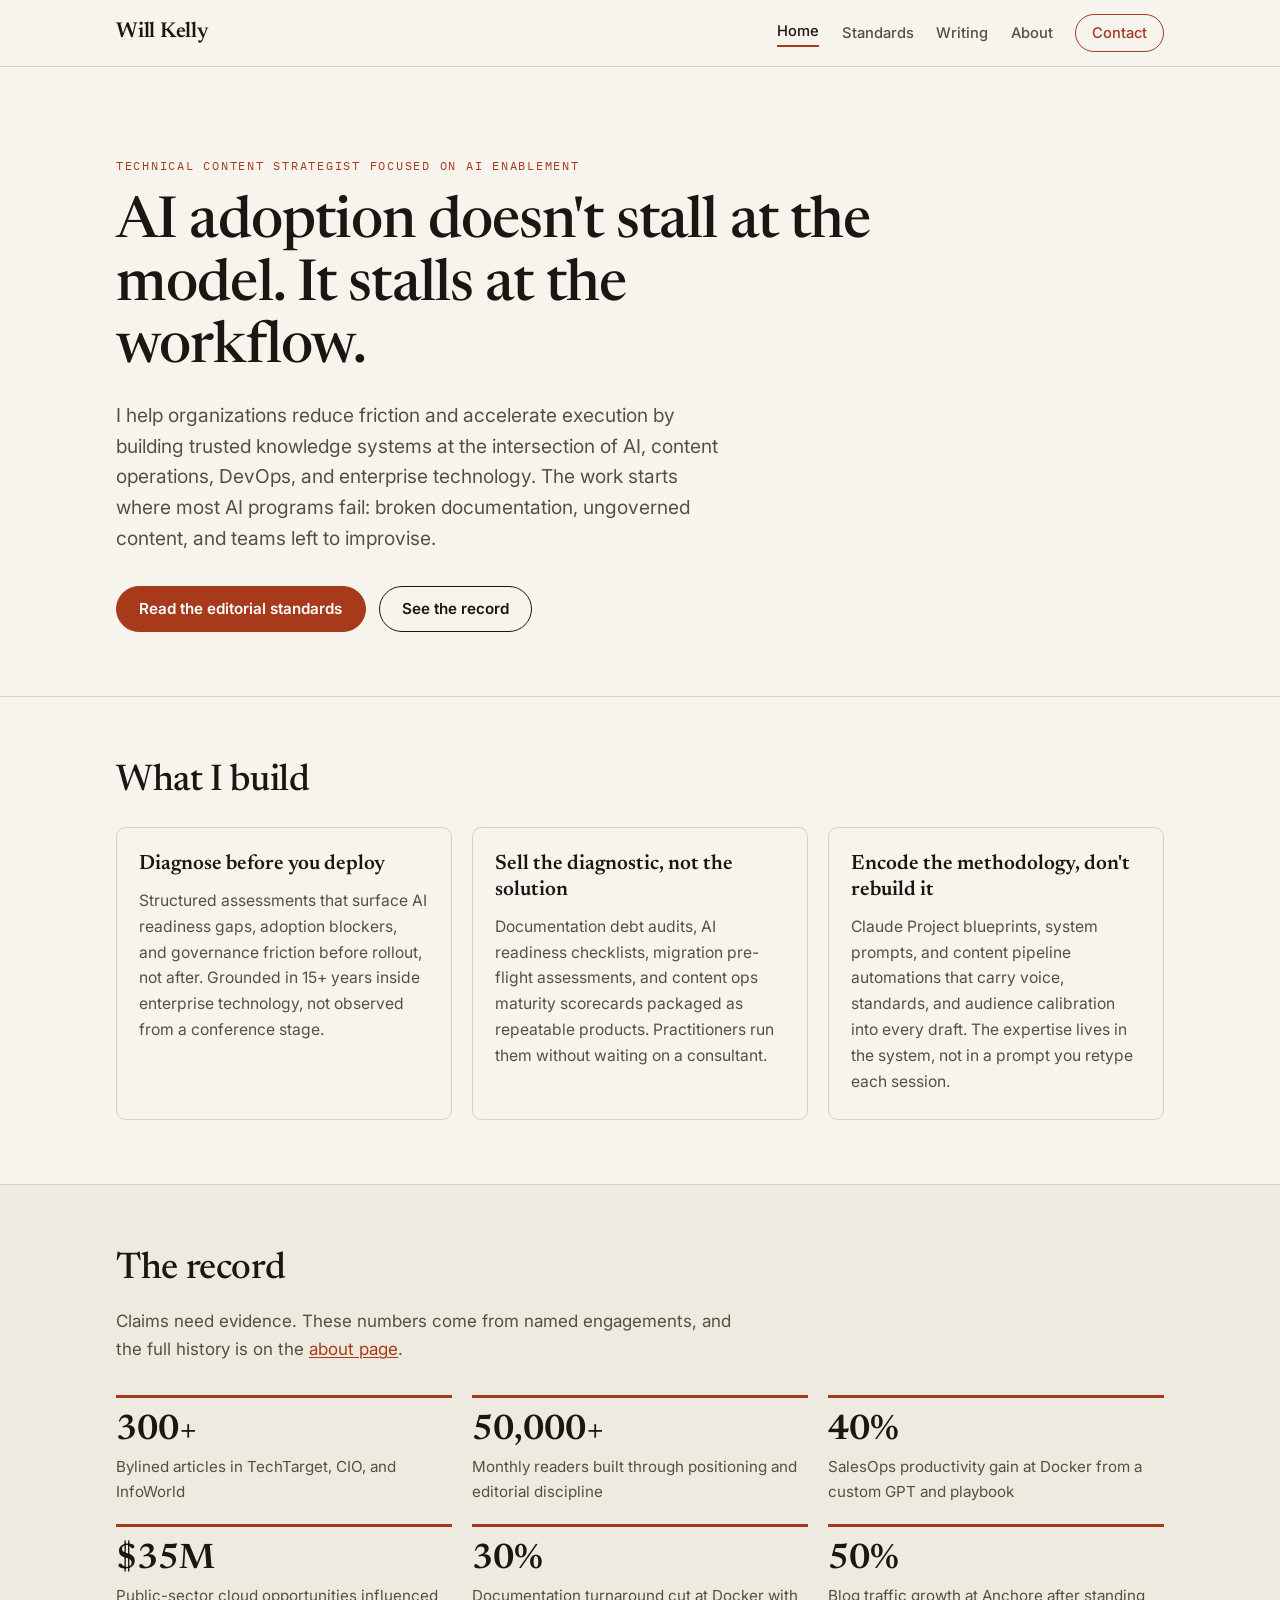
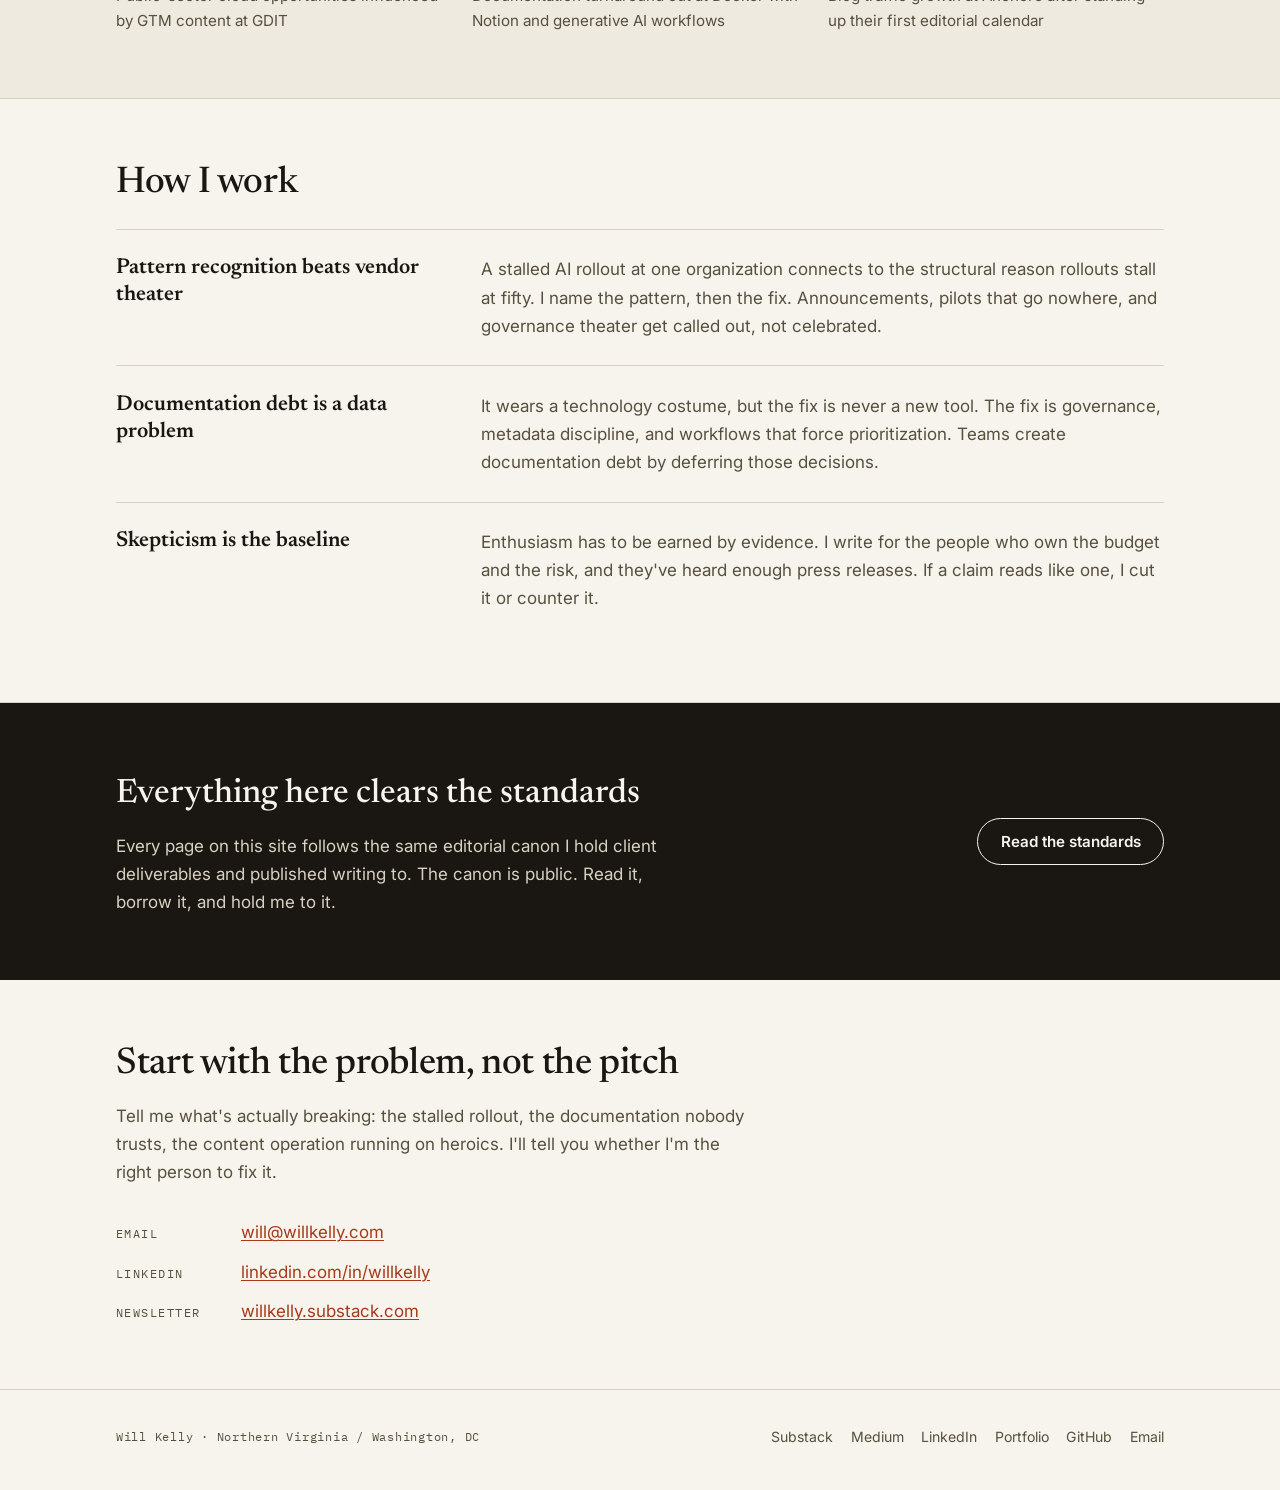
<file: index.html>
<!DOCTYPE html>
<html lang="en">
<head>
  <meta charset="UTF-8" />
  <meta name="viewport" content="width=device-width, initial-scale=1.0" />
  <title>Will Kelly — Technical content strategist focused on AI enablement</title>
  <meta name="description" content="Will Kelly builds the diagnostics, content systems, and Claude-powered workflows that move enterprise organizations past AI pilot theater and into daily practice." />
  <link rel="preconnect" href="https://fonts.googleapis.com" />
  <link rel="preconnect" href="https://fonts.gstatic.com" crossorigin />
  <link href="https://fonts.googleapis.com/css2?family=Newsreader:ital,opsz,wght@0,6..72,400..700;1,6..72,400..600&family=Inter:wght@400;500;600&family=IBM+Plex+Mono:wght@400;500&display=swap" rel="stylesheet" />
  <link rel="stylesheet" href="styles.css" />
</head>
<body>
  <a class="skip-link" href="#main">Skip to content</a>

  <header class="topbar">
    <div class="wrap topbar__inner">
      <a class="mark" href="index.html">Will Kelly</a>
      <button class="navtoggle" type="button" aria-expanded="false" aria-controls="site-nav" aria-label="Toggle navigation">
        <span></span><span></span>
      </button>
      <nav class="topnav" id="site-nav" aria-label="Primary">
        <a href="index.html" aria-current="page">Home</a>
        <a href="standards.html">Standards</a>
        <a href="writing.html">Writing</a>
        <a href="about.html">About</a>
        <a class="topnav__cta" href="mailto:will@willkelly.com">Contact</a>
      </nav>
    </div>
  </header>

  <main id="main">

    <!-- Hero -->
    <section class="hero">
      <div class="wrap">
        <p class="eyebrow">Technical content strategist focused on AI enablement</p>
        <h1 class="hero__title">AI adoption doesn't stall at the model. It stalls at the workflow.</h1>
        <p class="hero__lede">
          I help organizations reduce friction and accelerate execution by building trusted knowledge
          systems at the intersection of AI, content operations, DevOps, and enterprise technology.
          The work starts where most AI programs fail: broken documentation, ungoverned content, and
          teams left to improvise.
        </p>
        <div class="hero__actions">
          <a class="btn btn--solid" href="standards.html">Read the editorial standards</a>
          <a class="btn" href="about.html">See the record</a>
        </div>
      </div>
    </section>

    <!-- What I build -->
    <section class="section">
      <div class="wrap">
        <h2 class="section__title">What I build</h2>
        <div class="grid grid--3">
          <article class="card">
            <h3>Diagnose before you deploy</h3>
            <p>
              Structured assessments that surface AI readiness gaps, adoption blockers, and governance
              friction before rollout, not after. Grounded in 15+ years inside enterprise technology,
              not observed from a conference stage.
            </p>
          </article>
          <article class="card">
            <h3>Sell the diagnostic, not the solution</h3>
            <p>
              Documentation debt audits, AI readiness checklists, migration pre-flight assessments, and
              content ops maturity scorecards packaged as repeatable products. Practitioners run them
              without waiting on a consultant.
            </p>
          </article>
          <article class="card">
            <h3>Encode the methodology, don't rebuild it</h3>
            <p>
              Claude Project blueprints, system prompts, and content pipeline automations that carry
              voice, standards, and audience calibration into every draft. The expertise lives in the
              system, not in a prompt you retype each session.
            </p>
          </article>
        </div>
      </div>
    </section>

    <!-- Record -->
    <section class="section section--tinted" id="record">
      <div class="wrap">
        <h2 class="section__title">The record</h2>
        <p class="section__lede">
          Claims need evidence. These numbers come from named engagements, and the full history is on
          the <a href="about.html">about page</a>.
        </p>
        <dl class="stats">
          <div class="stat">
            <dt>300+</dt>
            <dd>Bylined articles in TechTarget, CIO, and InfoWorld</dd>
          </div>
          <div class="stat">
            <dt>50,000+</dt>
            <dd>Monthly readers built through positioning and editorial discipline</dd>
          </div>
          <div class="stat">
            <dt>40%</dt>
            <dd>SalesOps productivity gain at Docker from a custom GPT and playbook</dd>
          </div>
          <div class="stat">
            <dt>$35M</dt>
            <dd>Public-sector cloud opportunities influenced by GTM content at GDIT</dd>
          </div>
          <div class="stat">
            <dt>30%</dt>
            <dd>Documentation turnaround cut at Docker with Notion and generative AI workflows</dd>
          </div>
          <div class="stat">
            <dt>50%</dt>
            <dd>Blog traffic growth at Anchore after standing up their first editorial calendar</dd>
          </div>
        </dl>
      </div>
    </section>

    <!-- How I work -->
    <section class="section">
      <div class="wrap">
        <h2 class="section__title">How I work</h2>
        <div class="principles">
          <article class="principle">
            <h3>Pattern recognition beats vendor theater</h3>
            <p>
              A stalled AI rollout at one organization connects to the structural reason rollouts stall
              at fifty. I name the pattern, then the fix. Announcements, pilots that go nowhere, and
              governance theater get called out, not celebrated.
            </p>
          </article>
          <article class="principle">
            <h3>Documentation debt is a data problem</h3>
            <p>
              It wears a technology costume, but the fix is never a new tool. The fix is governance,
              metadata discipline, and workflows that force prioritization. Teams create documentation
              debt by deferring those decisions.
            </p>
          </article>
          <article class="principle">
            <h3>Skepticism is the baseline</h3>
            <p>
              Enthusiasm has to be earned by evidence. I write for the people who own the budget and
              the risk, and they've heard enough press releases. If a claim reads like one, I cut it
              or counter it.
            </p>
          </article>
        </div>
      </div>
    </section>

    <!-- Standards teaser -->
    <section class="section section--band">
      <div class="wrap band">
        <div>
          <h2 class="band__title">Everything here clears the standards</h2>
          <p>
            Every page on this site follows the same editorial canon I hold client deliverables and
            published writing to. The canon is public. Read it, borrow it, and hold me to it.
          </p>
        </div>
        <a class="btn btn--invert" href="standards.html">Read the standards</a>
      </div>
    </section>

    <!-- Contact -->
    <section class="section" id="contact">
      <div class="wrap">
        <h2 class="section__title">Start with the problem, not the pitch</h2>
        <p class="section__lede">
          Tell me what's actually breaking: the stalled rollout, the documentation nobody trusts, the
          content operation running on heroics. I'll tell you whether I'm the right person to fix it.
        </p>
        <ul class="contact">
          <li><span class="contact__label">Email</span> <a href="mailto:will@willkelly.com">will@willkelly.com</a></li>
          <li><span class="contact__label">LinkedIn</span> <a href="https://linkedin.com/in/willkelly" rel="noopener">linkedin.com/in/willkelly</a></li>
          <li><span class="contact__label">Newsletter</span> <a href="https://willkelly.substack.com" rel="noopener">willkelly.substack.com</a></li>
        </ul>
      </div>
    </section>

  </main>

  <footer class="footer">
    <div class="wrap footer__inner">
      <p class="footer__id">Will Kelly · Northern Virginia / Washington, DC</p>
      <nav class="footer__nav" aria-label="Footer">
        <a href="https://willkelly.substack.com" rel="noopener">Substack</a>
        <a href="https://willkelly.medium.com" rel="noopener">Medium</a>
        <a href="https://linkedin.com/in/willkelly" rel="noopener">LinkedIn</a>
        <a href="https://authory.com/willkelly" rel="noopener">Portfolio</a>
        <a href="https://github.com/will-kelly" rel="noopener">GitHub</a>
        <a href="mailto:will@willkelly.com">Email</a>
      </nav>
    </div>
  </footer>

  <script src="main.js"></script>
</body>
</html>
</file>
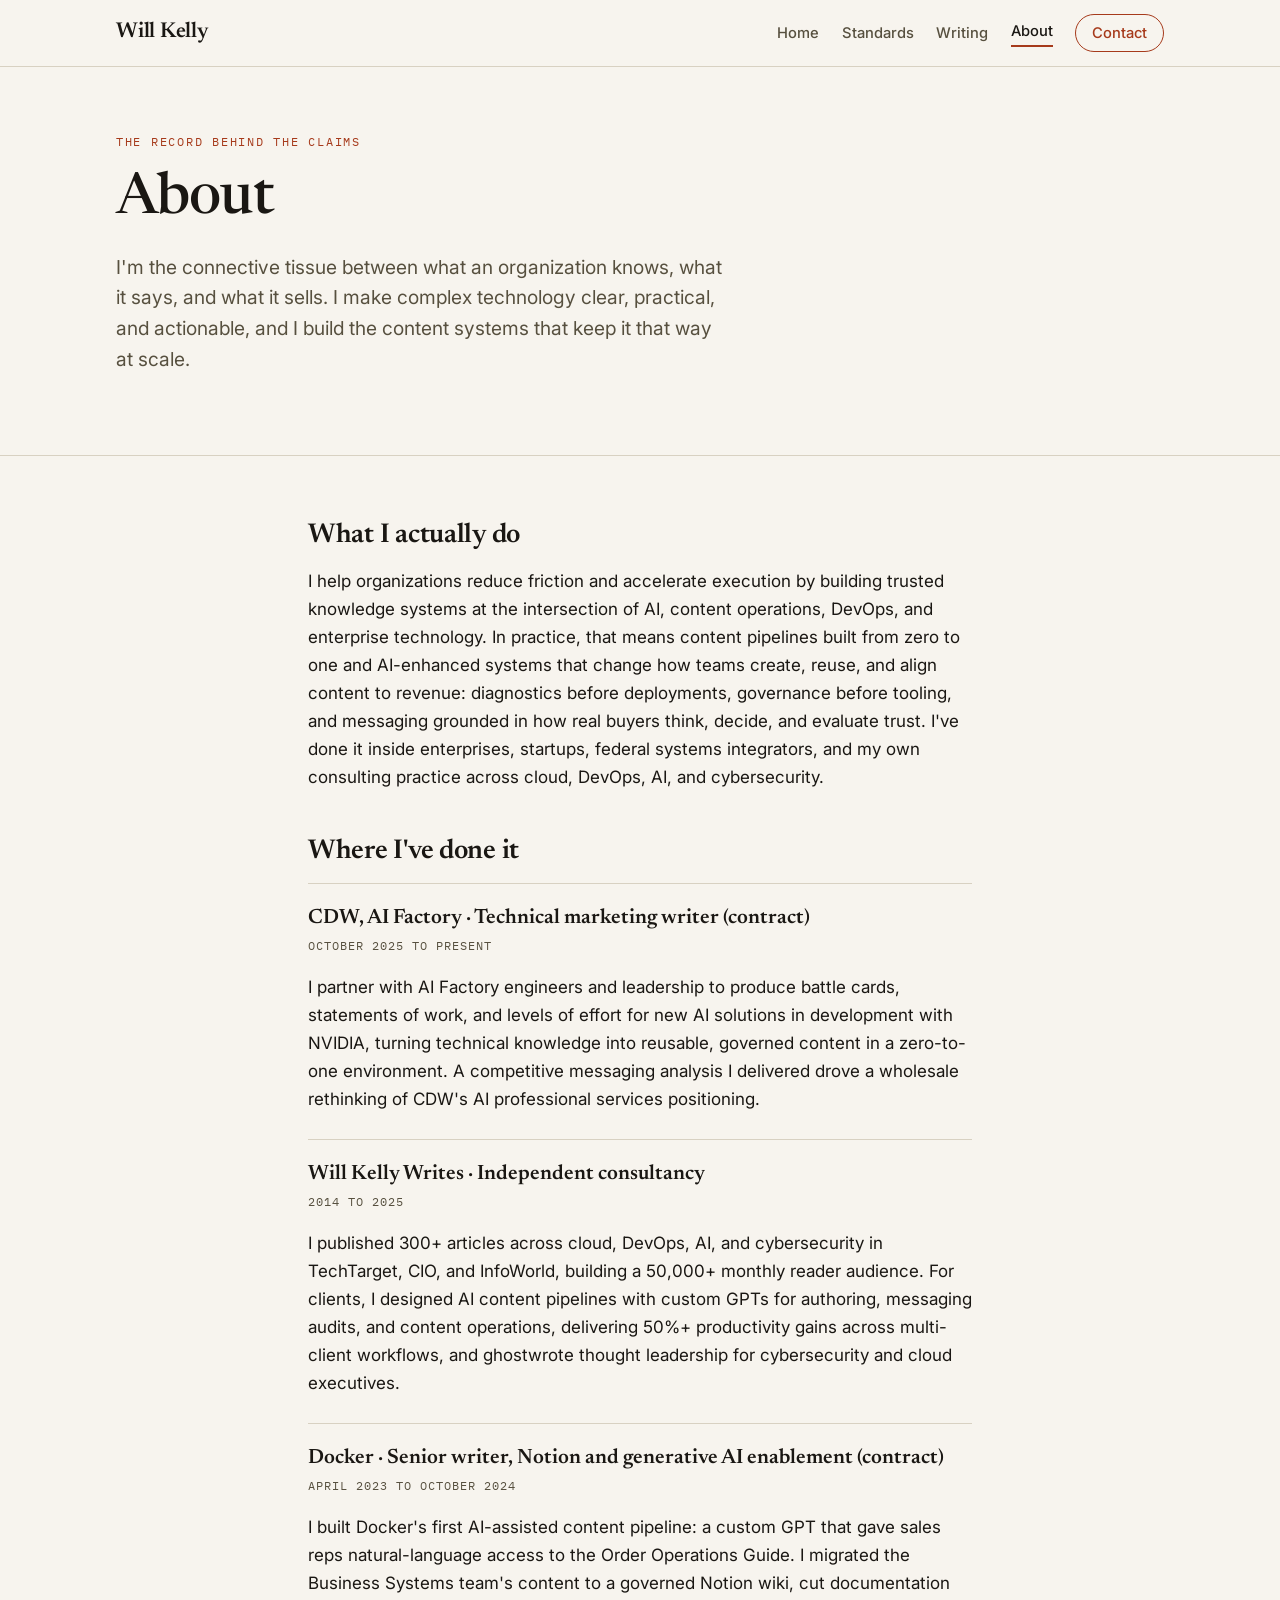
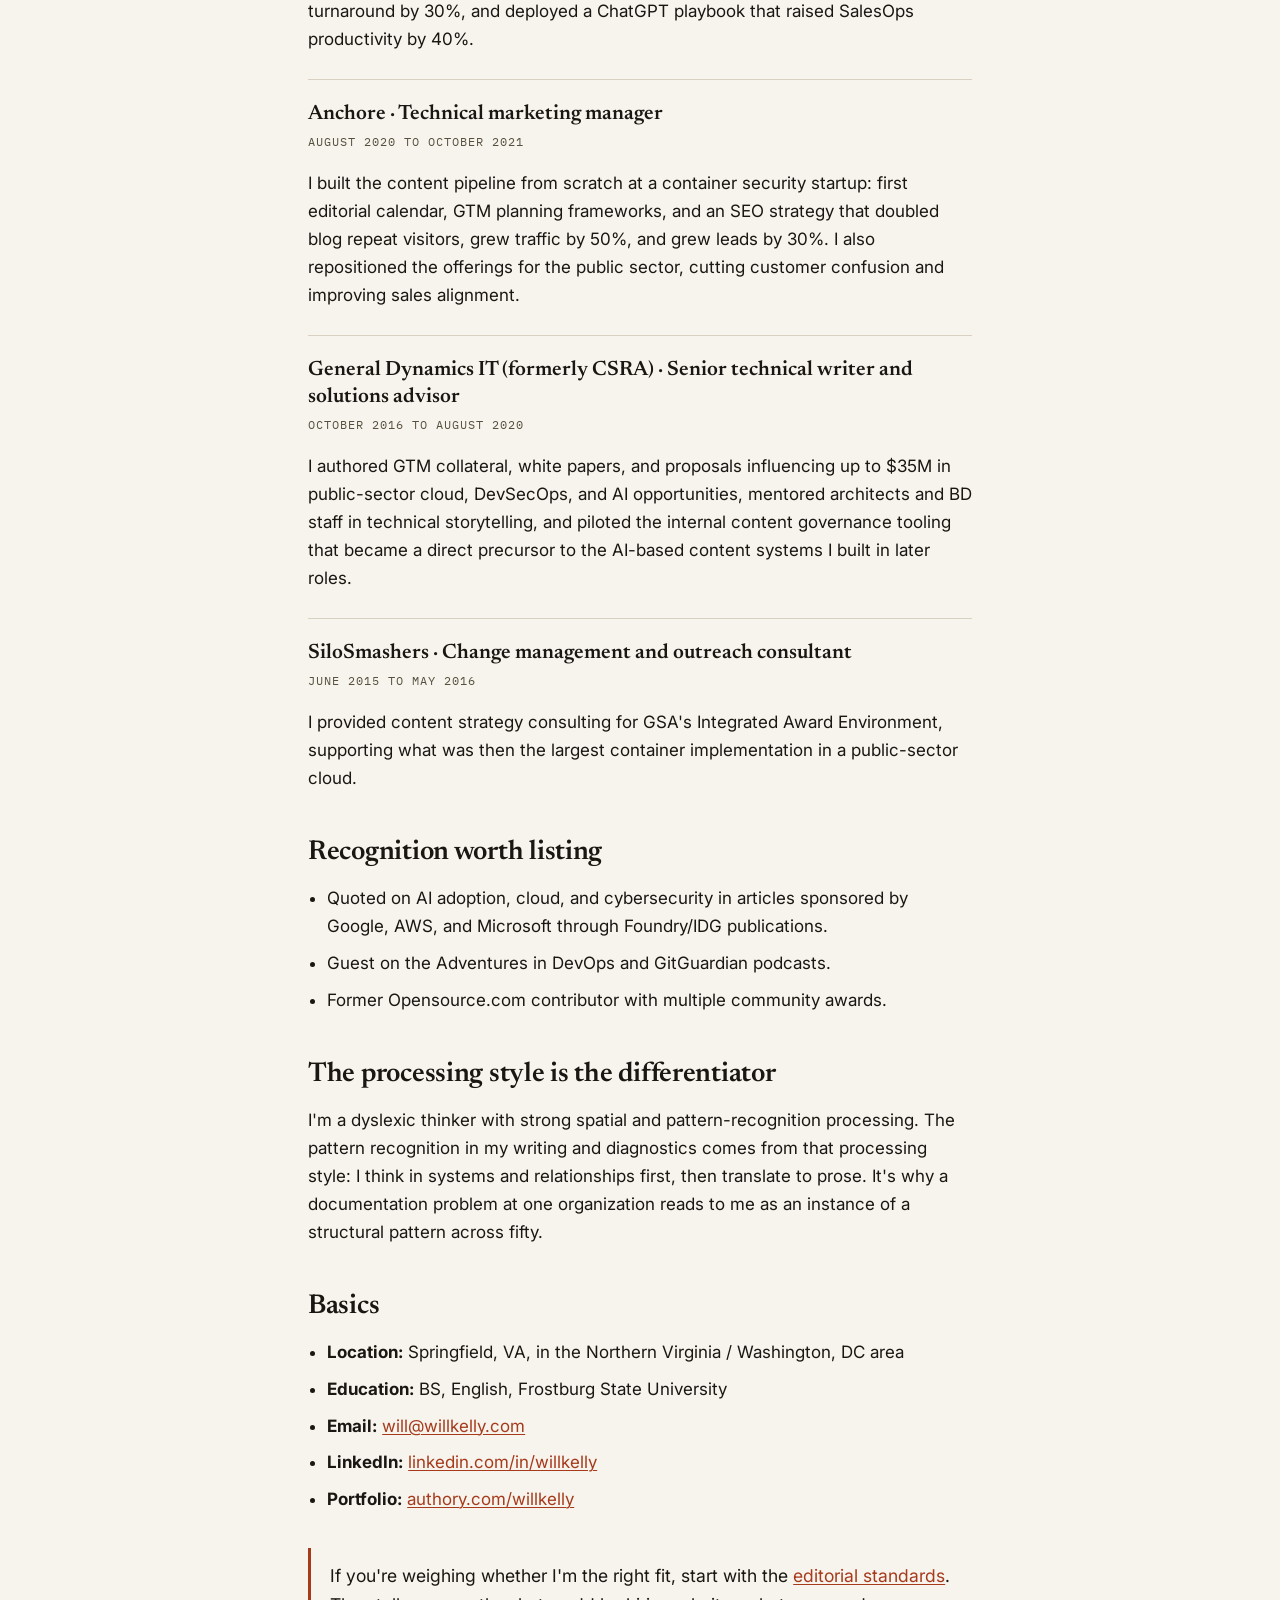
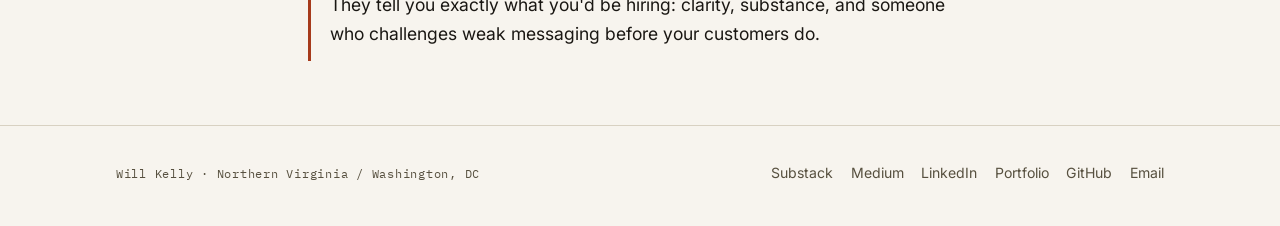
<file: about.html>
<!DOCTYPE html>
<html lang="en">
<head>
  <meta charset="UTF-8" />
  <meta name="viewport" content="width=device-width, initial-scale=1.0" />
  <title>About — Will Kelly</title>
  <meta name="description" content="Will Kelly is a technical content strategist focused on AI enablement, with a career spanning CDW, Docker, Anchore, GDIT, and an independent consulting practice." />
  <link rel="preconnect" href="https://fonts.googleapis.com" />
  <link rel="preconnect" href="https://fonts.gstatic.com" crossorigin />
  <link href="https://fonts.googleapis.com/css2?family=Newsreader:ital,opsz,wght@0,6..72,400..700;1,6..72,400..600&family=Inter:wght@400;500;600&family=IBM+Plex+Mono:wght@400;500&display=swap" rel="stylesheet" />
  <link rel="stylesheet" href="styles.css" />
</head>
<body>
  <a class="skip-link" href="#main">Skip to content</a>

  <header class="topbar">
    <div class="wrap topbar__inner">
      <a class="mark" href="index.html">Will Kelly</a>
      <button class="navtoggle" type="button" aria-expanded="false" aria-controls="site-nav" aria-label="Toggle navigation">
        <span></span><span></span>
      </button>
      <nav class="topnav" id="site-nav" aria-label="Primary">
        <a href="index.html">Home</a>
        <a href="standards.html">Standards</a>
        <a href="writing.html">Writing</a>
        <a href="about.html" aria-current="page">About</a>
        <a class="topnav__cta" href="mailto:will@willkelly.com">Contact</a>
      </nav>
    </div>
  </header>

  <main id="main">

    <section class="hero hero--page">
      <div class="wrap">
        <p class="eyebrow">The record behind the claims</p>
        <h1 class="hero__title">About</h1>
        <p class="hero__lede">
          I'm the connective tissue between what an organization knows, what it says, and what it
          sells. I make complex technology clear, practical, and actionable, and I build the content
          systems that keep it that way at scale.
        </p>
      </div>
    </section>

    <section class="section">
      <div class="wrap wrap--prose">

        <h2>What I actually do</h2>
        <p>
          I help organizations reduce friction and accelerate execution by building trusted knowledge
          systems at the intersection of AI, content operations, DevOps, and enterprise technology.
          In practice, that means content pipelines built from zero to one and AI-enhanced systems
          that change how teams create, reuse, and align content to revenue: diagnostics before
          deployments, governance before tooling, and messaging grounded in how real buyers think,
          decide, and evaluate trust. I've done it inside enterprises, startups, federal systems
          integrators, and my own consulting practice across cloud, DevOps, AI, and cybersecurity.
        </p>

        <h2>Where I've done it</h2>

        <div class="role">
          <h3>CDW, AI Factory · Technical marketing writer (contract)</h3>
          <p class="role__dates">October 2025 to present</p>
          <p>
            I partner with AI Factory engineers and leadership to produce battle cards, statements of
            work, and levels of effort for new AI solutions in development with NVIDIA, turning
            technical knowledge into reusable, governed content in a zero-to-one environment. A
            competitive messaging analysis I delivered drove a wholesale rethinking of CDW's AI
            professional services positioning.
          </p>
        </div>

        <div class="role">
          <h3>Will Kelly Writes · Independent consultancy</h3>
          <p class="role__dates">2014 to 2025</p>
          <p>
            I published 300+ articles across cloud, DevOps, AI, and cybersecurity in TechTarget, CIO,
            and InfoWorld, building a 50,000+ monthly reader audience. For clients, I designed AI
            content pipelines with custom GPTs for authoring, messaging audits, and content
            operations, delivering 50%+ productivity gains across multi-client workflows, and
            ghostwrote thought leadership for cybersecurity and cloud executives.
          </p>
        </div>

        <div class="role">
          <h3>Docker · Senior writer, Notion and generative AI enablement (contract)</h3>
          <p class="role__dates">April 2023 to October 2024</p>
          <p>
            I built Docker's first AI-assisted content pipeline: a custom GPT that gave sales reps
            natural-language access to the Order Operations Guide. I migrated the Business Systems
            team's content to a governed Notion wiki, cut documentation turnaround by 30%, and
            deployed a ChatGPT playbook that raised SalesOps productivity by 40%.
          </p>
        </div>

        <div class="role">
          <h3>Anchore · Technical marketing manager</h3>
          <p class="role__dates">August 2020 to October 2021</p>
          <p>
            I built the content pipeline from scratch at a container security startup: first editorial
            calendar, GTM planning frameworks, and an SEO strategy that doubled blog repeat visitors,
            grew traffic by 50%, and grew leads by 30%. I also repositioned the offerings for the
            public sector, cutting customer confusion and improving sales alignment.
          </p>
        </div>

        <div class="role">
          <h3>General Dynamics IT (formerly CSRA) · Senior technical writer and solutions advisor</h3>
          <p class="role__dates">October 2016 to August 2020</p>
          <p>
            I authored GTM collateral, white papers, and proposals influencing up to $35M in
            public-sector cloud, DevSecOps, and AI opportunities, mentored architects and BD staff in
            technical storytelling, and piloted the internal content governance tooling that became a
            direct precursor to the AI-based content systems I built in later roles.
          </p>
        </div>

        <div class="role">
          <h3>SiloSmashers · Change management and outreach consultant</h3>
          <p class="role__dates">June 2015 to May 2016</p>
          <p>
            I provided content strategy consulting for GSA's Integrated Award Environment, supporting
            what was then the largest container implementation in a public-sector cloud.
          </p>
        </div>

        <h2>Recognition worth listing</h2>
        <ul class="rules">
          <li>Quoted on AI adoption, cloud, and cybersecurity in articles sponsored by Google, AWS, and Microsoft through Foundry/IDG publications.</li>
          <li>Guest on the Adventures in DevOps and GitGuardian podcasts.</li>
          <li>Former Opensource.com contributor with multiple community awards.</li>
        </ul>

        <h2>The processing style is the differentiator</h2>
        <p>
          I'm a dyslexic thinker with strong spatial and pattern-recognition processing. The pattern
          recognition in my writing and diagnostics comes from that processing style: I think in
          systems and relationships first, then translate to prose. It's why a documentation problem
          at one organization reads to me as an instance of a structural pattern across fifty.
        </p>

        <h2>Basics</h2>
        <ul class="rules">
          <li><strong>Location:</strong> Springfield, VA, in the Northern Virginia / Washington, DC area</li>
          <li><strong>Education:</strong> BS, English, Frostburg State University</li>
          <li><strong>Email:</strong> <a href="mailto:will@willkelly.com">will@willkelly.com</a></li>
          <li><strong>LinkedIn:</strong> <a href="https://linkedin.com/in/willkelly" rel="noopener">linkedin.com/in/willkelly</a></li>
          <li><strong>Portfolio:</strong> <a href="https://authory.com/willkelly" rel="noopener">authory.com/willkelly</a></li>
        </ul>

        <div class="prose-cta">
          <p>
            If you're weighing whether I'm the right fit, start with the
            <a href="standards.html">editorial standards</a>. They tell you exactly what you'd be
            hiring: clarity, substance, and someone who challenges weak messaging before your
            customers do.
          </p>
        </div>

      </div>
    </section>

  </main>

  <footer class="footer">
    <div class="wrap footer__inner">
      <p class="footer__id">Will Kelly · Northern Virginia / Washington, DC</p>
      <nav class="footer__nav" aria-label="Footer">
        <a href="https://willkelly.substack.com" rel="noopener">Substack</a>
        <a href="https://willkelly.medium.com" rel="noopener">Medium</a>
        <a href="https://linkedin.com/in/willkelly" rel="noopener">LinkedIn</a>
        <a href="https://authory.com/willkelly" rel="noopener">Portfolio</a>
        <a href="https://github.com/will-kelly" rel="noopener">GitHub</a>
        <a href="mailto:will@willkelly.com">Email</a>
      </nav>
    </div>
  </footer>

  <script src="main.js"></script>
</body>
</html>
</file>
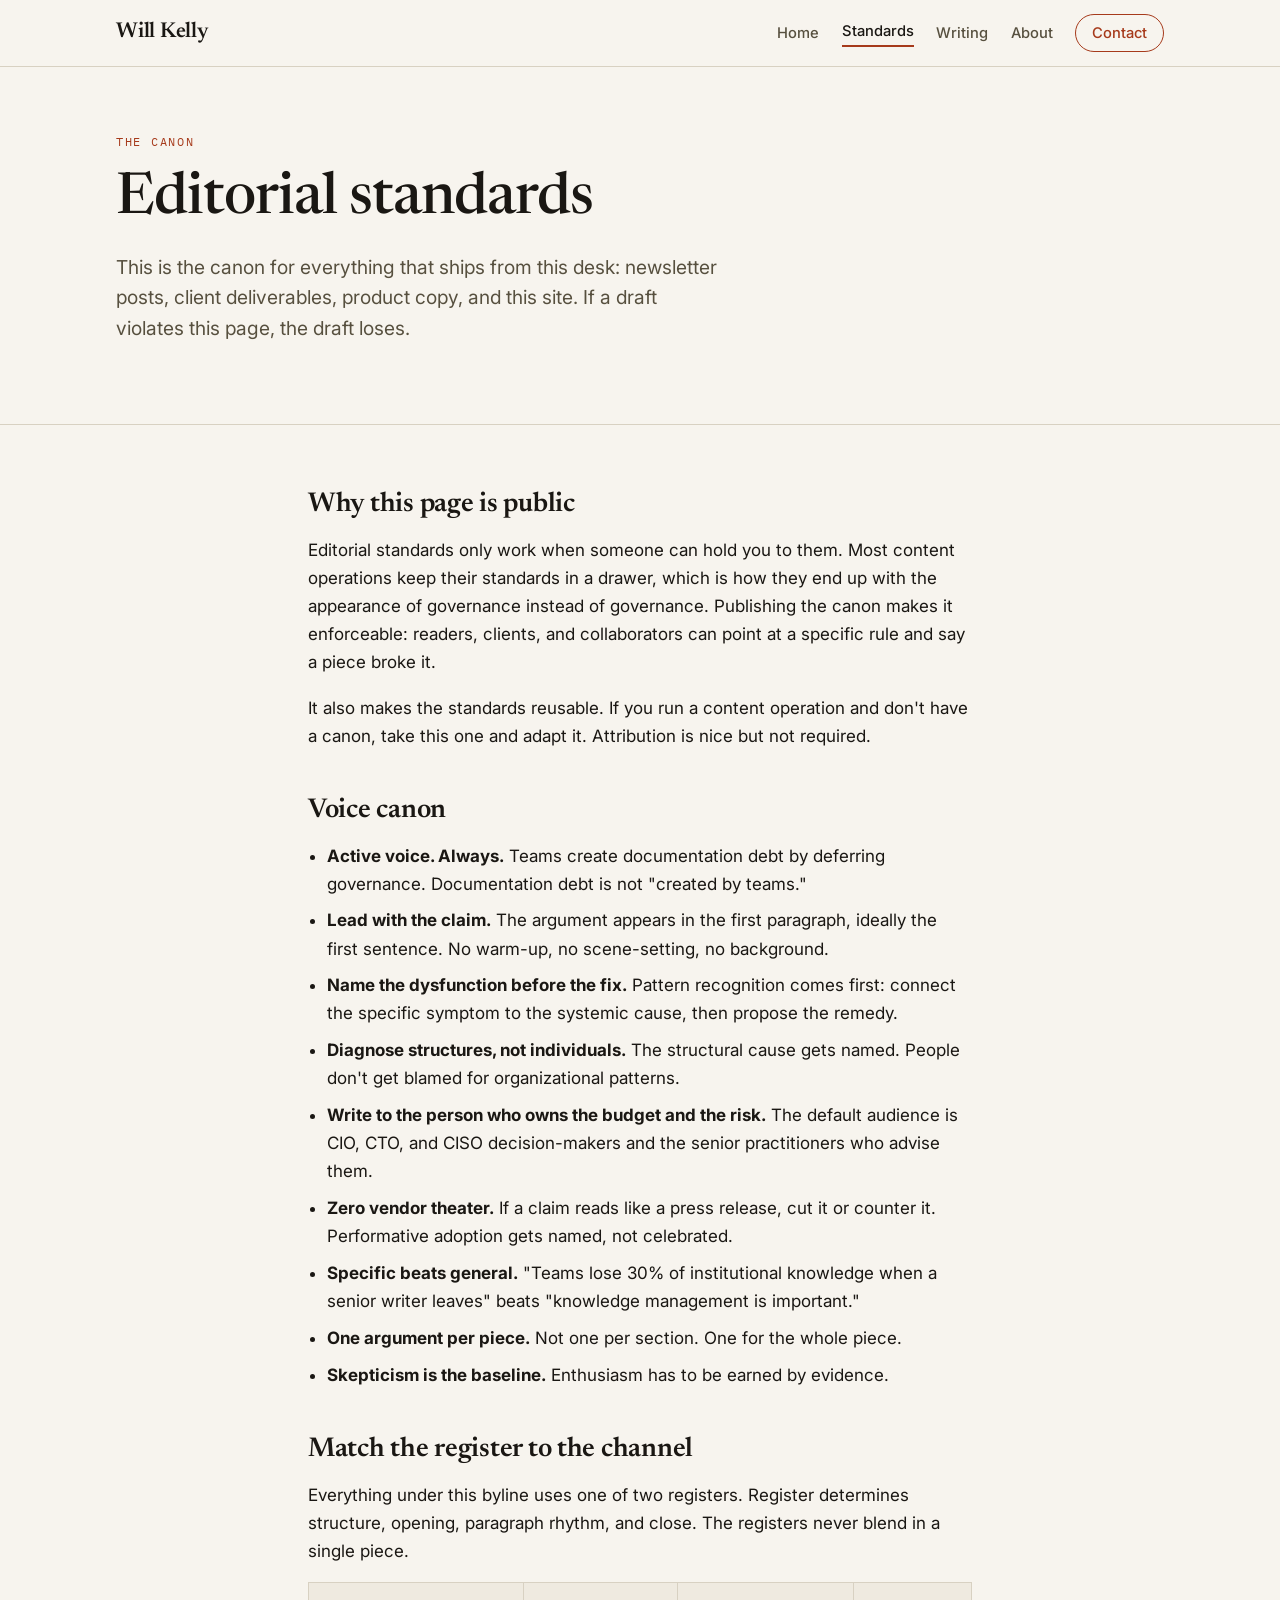
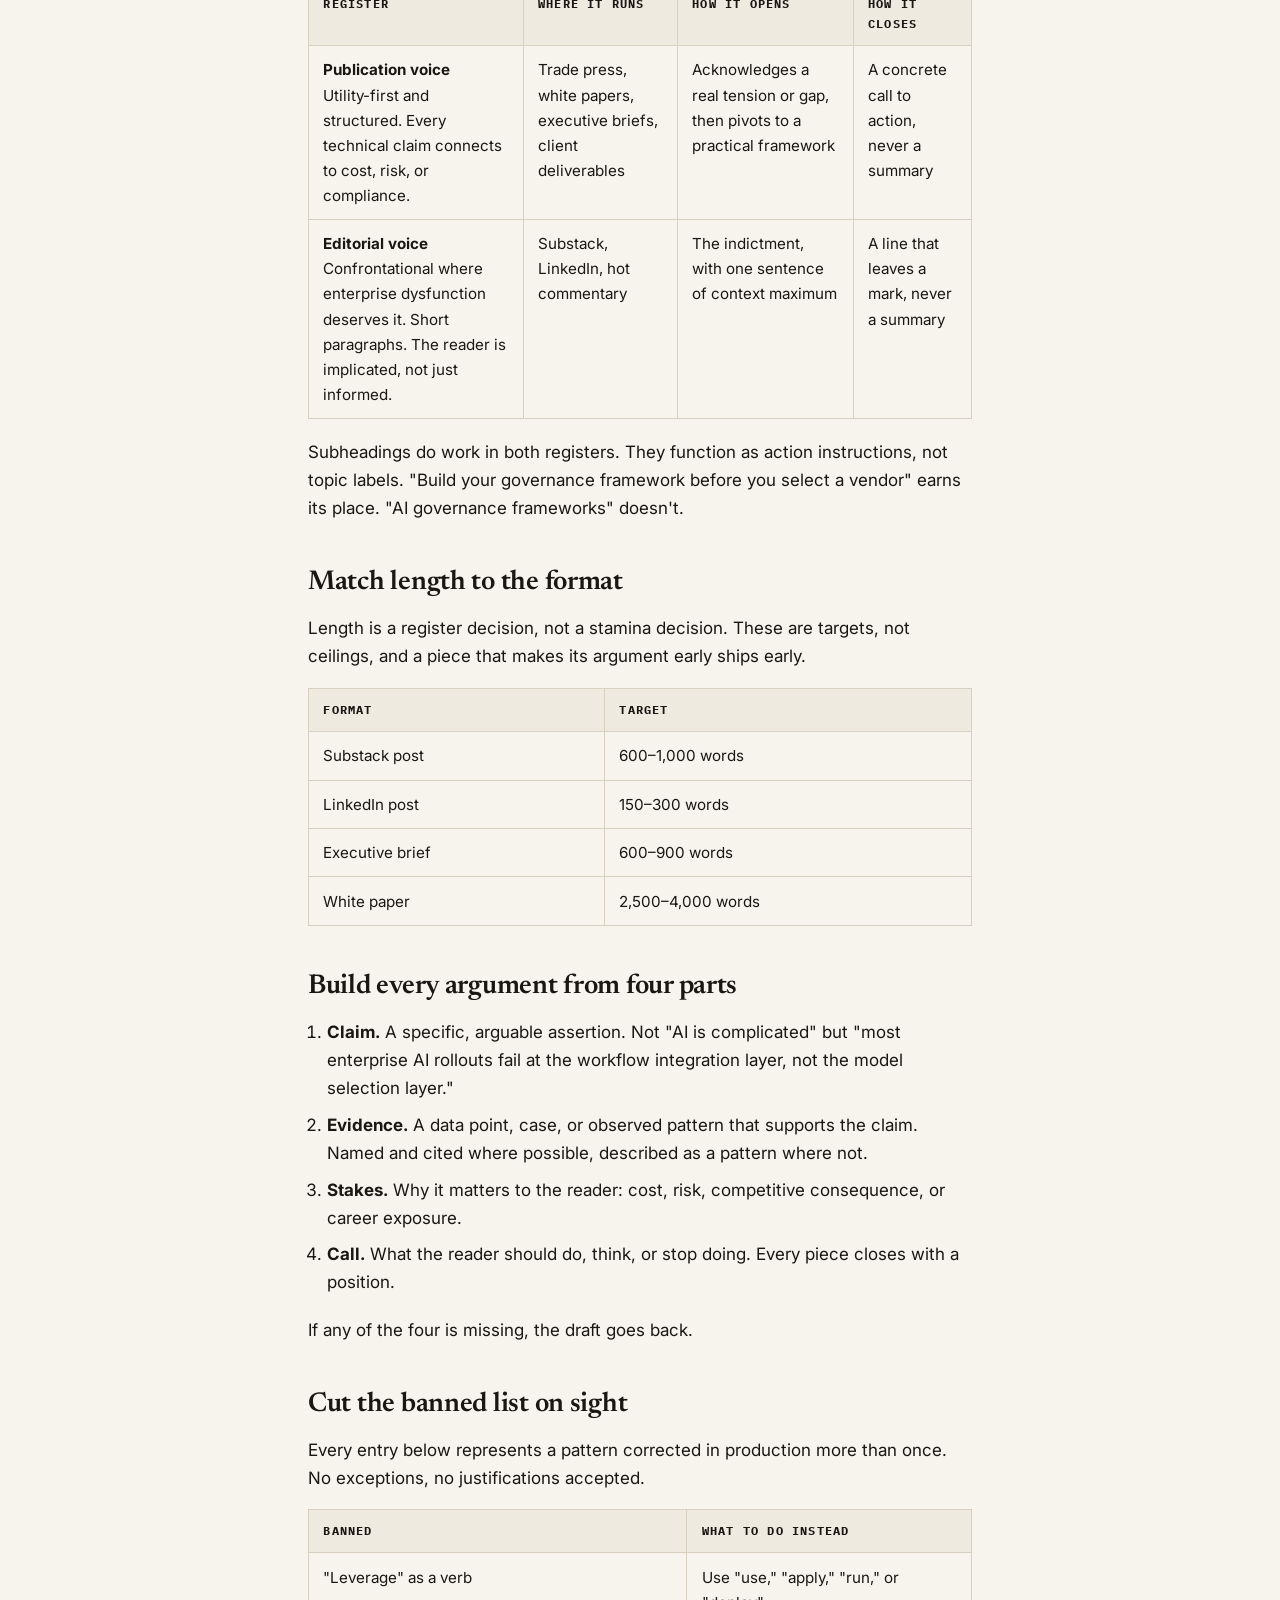
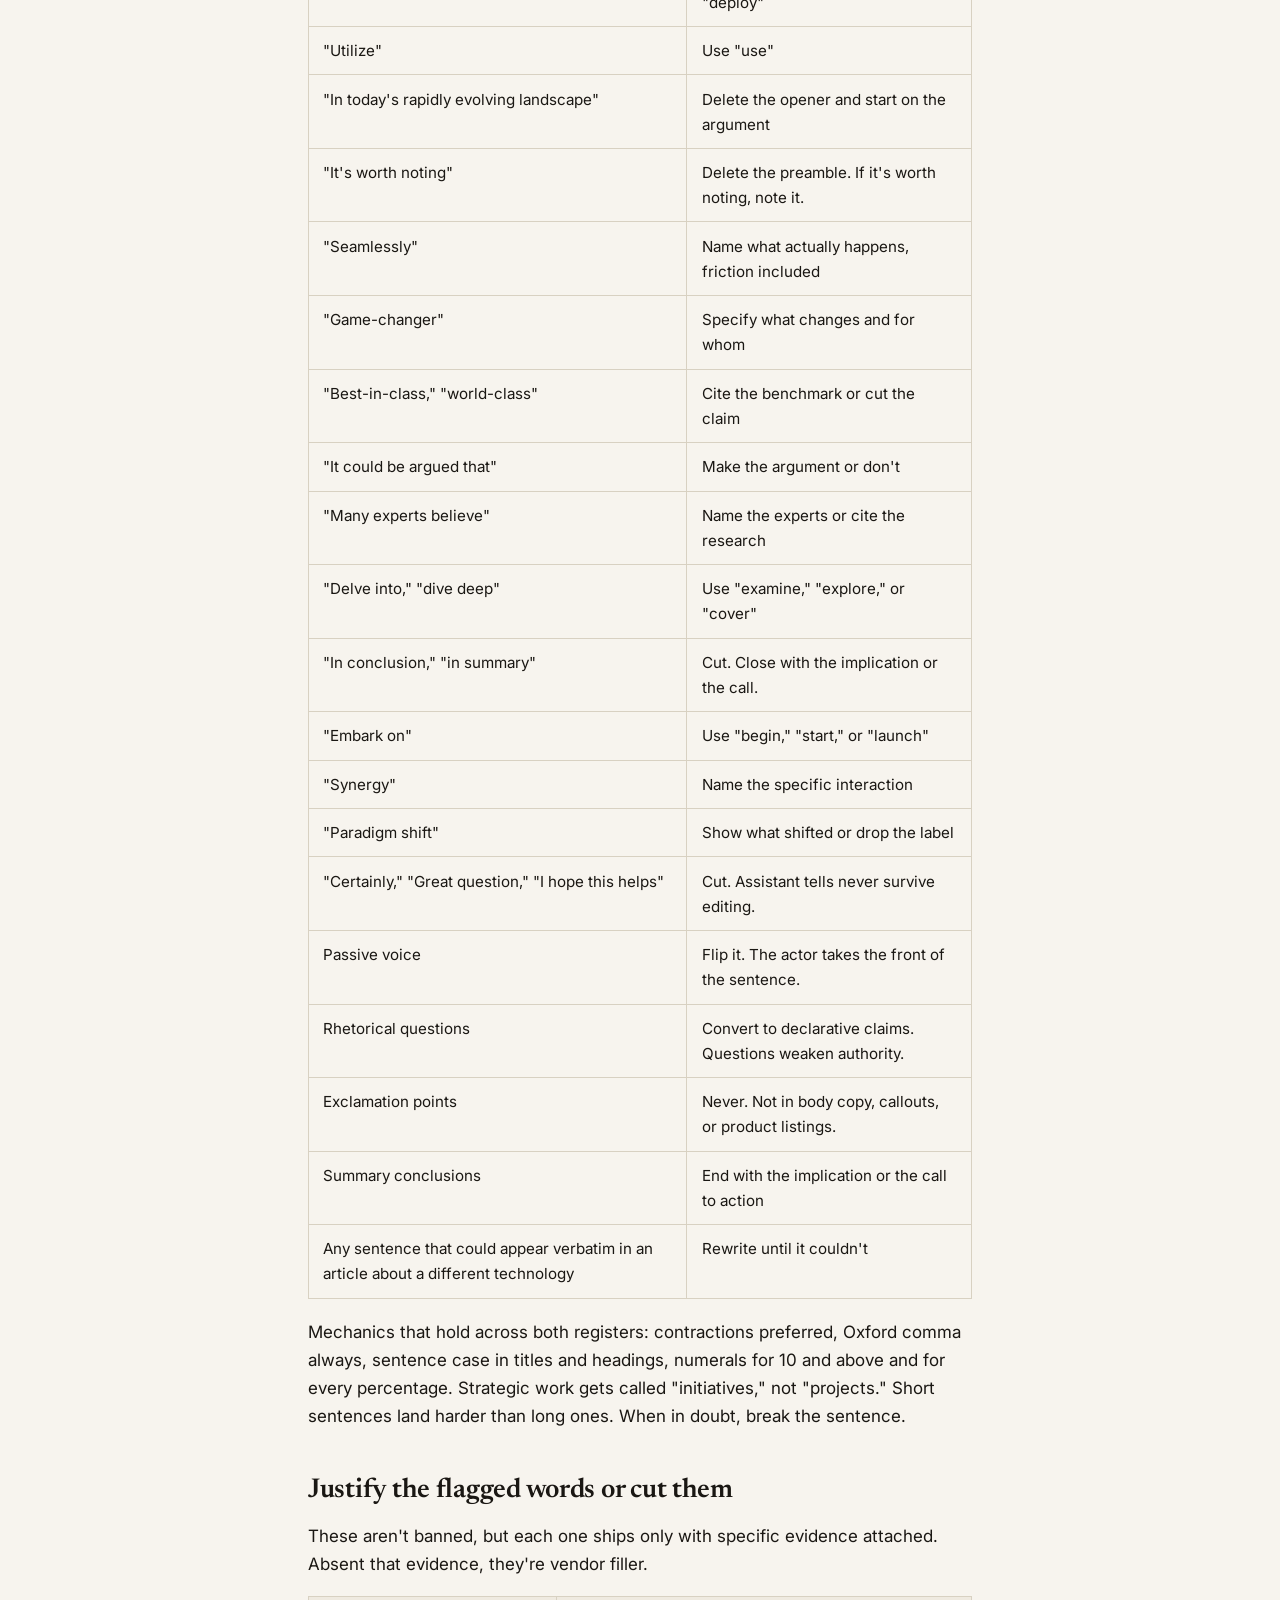
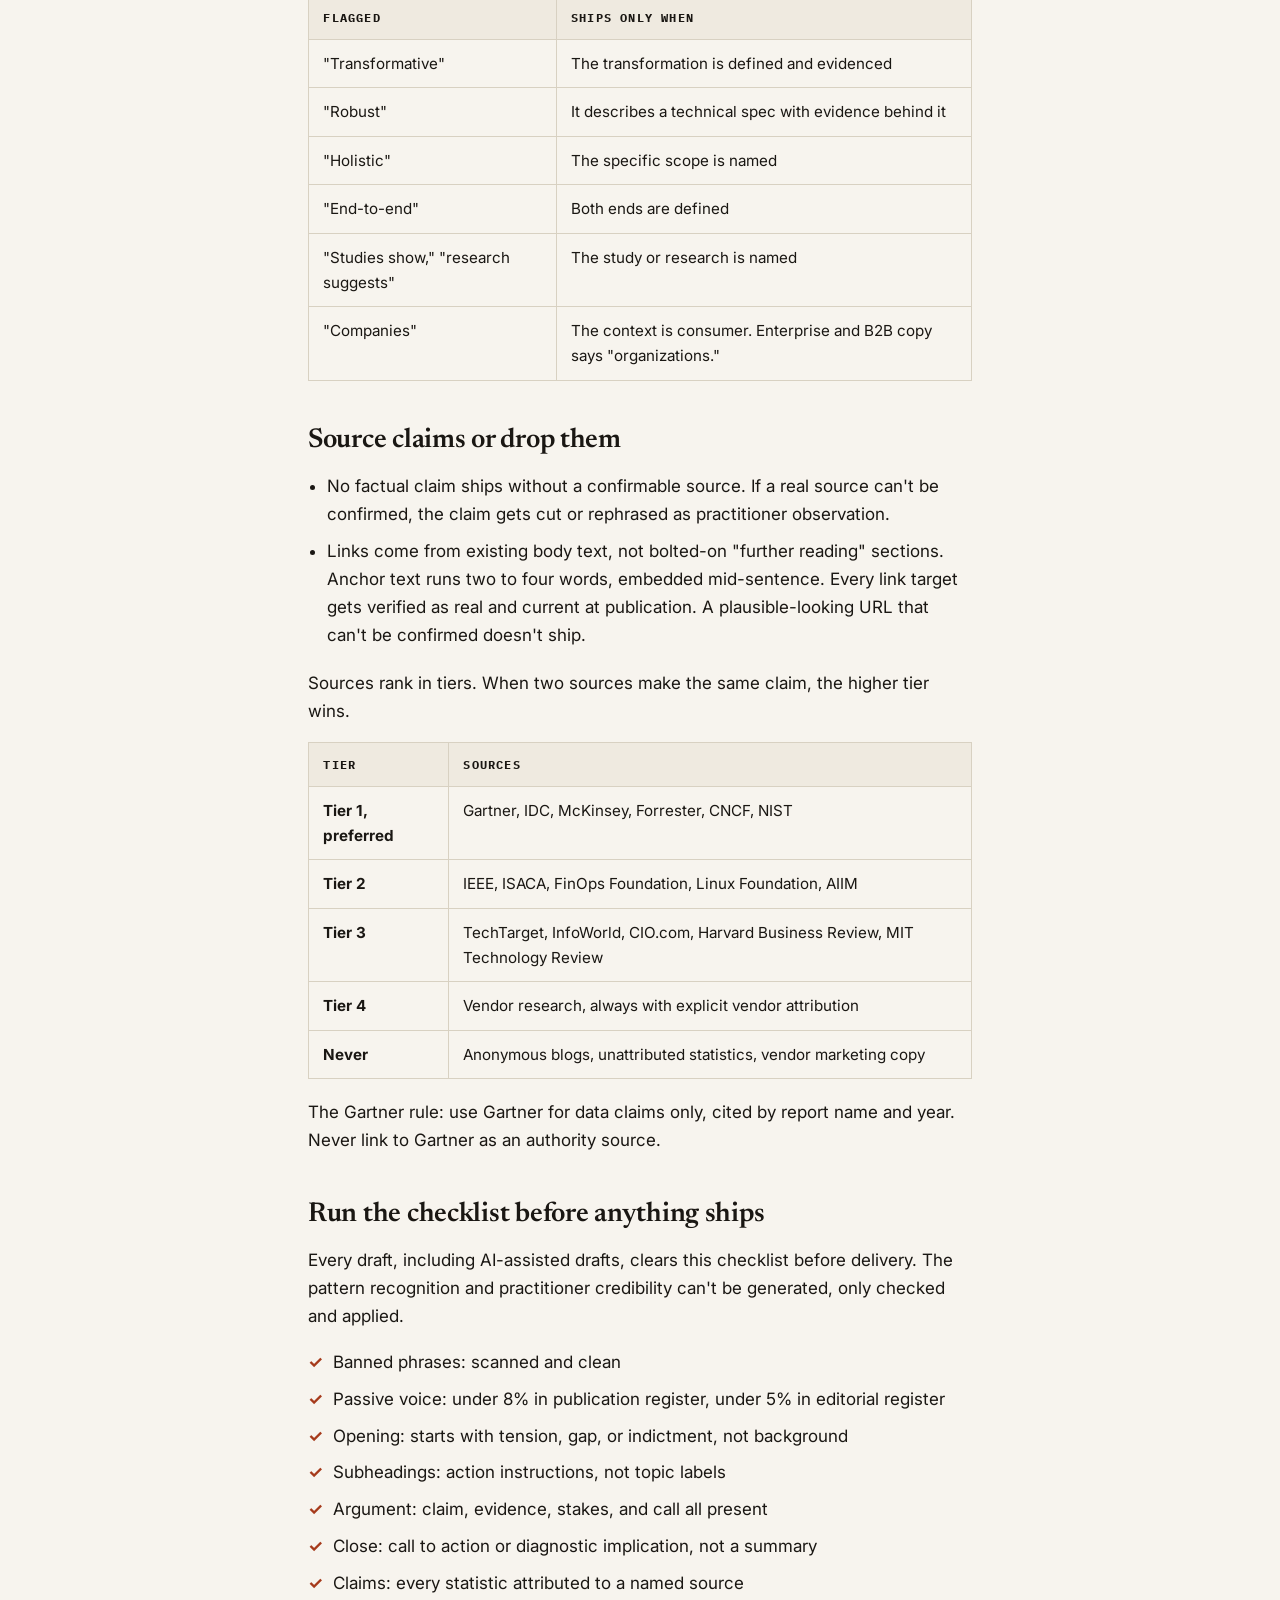
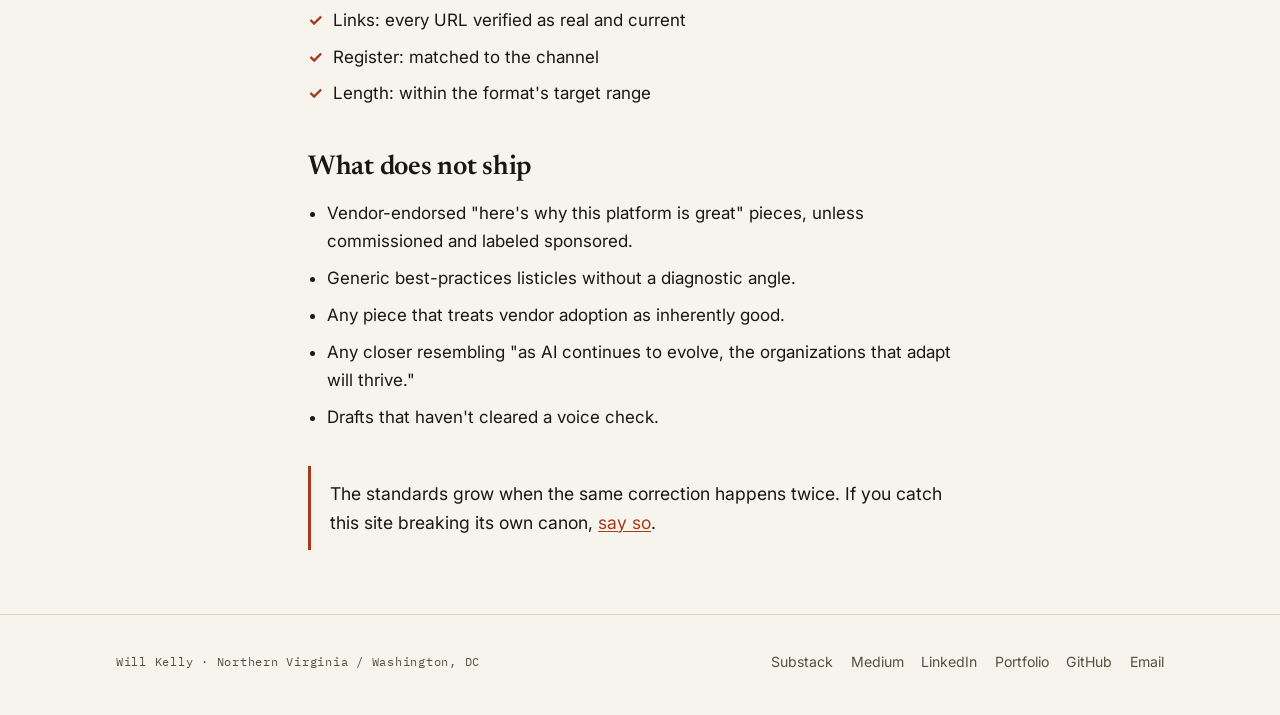
<file: standards.html>
<!DOCTYPE html>
<html lang="en">
<head>
  <meta charset="UTF-8" />
  <meta name="viewport" content="width=device-width, initial-scale=1.0" />
  <title>Editorial standards — Will Kelly</title>
  <meta name="description" content="The public editorial canon for everything published under the Will Kelly byline: voice rules, register system, banned phrases, sourcing rules, and the pre-delivery checklist." />
  <link rel="preconnect" href="https://fonts.googleapis.com" />
  <link rel="preconnect" href="https://fonts.gstatic.com" crossorigin />
  <link href="https://fonts.googleapis.com/css2?family=Newsreader:ital,opsz,wght@0,6..72,400..700;1,6..72,400..600&family=Inter:wght@400;500;600&family=IBM+Plex+Mono:wght@400;500&display=swap" rel="stylesheet" />
  <link rel="stylesheet" href="styles.css" />
</head>
<body>
  <a class="skip-link" href="#main">Skip to content</a>

  <header class="topbar">
    <div class="wrap topbar__inner">
      <a class="mark" href="index.html">Will Kelly</a>
      <button class="navtoggle" type="button" aria-expanded="false" aria-controls="site-nav" aria-label="Toggle navigation">
        <span></span><span></span>
      </button>
      <nav class="topnav" id="site-nav" aria-label="Primary">
        <a href="index.html">Home</a>
        <a href="standards.html" aria-current="page">Standards</a>
        <a href="writing.html">Writing</a>
        <a href="about.html">About</a>
        <a class="topnav__cta" href="mailto:will@willkelly.com">Contact</a>
      </nav>
    </div>
  </header>

  <main id="main">

    <section class="hero hero--page">
      <div class="wrap">
        <p class="eyebrow">The canon</p>
        <h1 class="hero__title">Editorial standards</h1>
        <p class="hero__lede">
          This is the canon for everything that ships from this desk: newsletter posts, client
          deliverables, product copy, and this site. If a draft violates this page, the draft loses.
        </p>
      </div>
    </section>

    <section class="section">
      <div class="wrap wrap--prose">

        <h2>Why this page is public</h2>
        <p>
          Editorial standards only work when someone can hold you to them. Most content operations
          keep their standards in a drawer, which is how they end up with the appearance of governance
          instead of governance. Publishing the canon makes it enforceable: readers, clients, and
          collaborators can point at a specific rule and say a piece broke it.
        </p>
        <p>
          It also makes the standards reusable. If you run a content operation and don't have a canon,
          take this one and adapt it. Attribution is nice but not required.
        </p>

        <h2>Voice canon</h2>
        <ul class="rules">
          <li><strong>Active voice. Always.</strong> Teams create documentation debt by deferring governance. Documentation debt is not "created by teams."</li>
          <li><strong>Lead with the claim.</strong> The argument appears in the first paragraph, ideally the first sentence. No warm-up, no scene-setting, no background.</li>
          <li><strong>Name the dysfunction before the fix.</strong> Pattern recognition comes first: connect the specific symptom to the systemic cause, then propose the remedy.</li>
          <li><strong>Diagnose structures, not individuals.</strong> The structural cause gets named. People don't get blamed for organizational patterns.</li>
          <li><strong>Write to the person who owns the budget and the risk.</strong> The default audience is CIO, CTO, and CISO decision-makers and the senior practitioners who advise them.</li>
          <li><strong>Zero vendor theater.</strong> If a claim reads like a press release, cut it or counter it. Performative adoption gets named, not celebrated.</li>
          <li><strong>Specific beats general.</strong> "Teams lose 30% of institutional knowledge when a senior writer leaves" beats "knowledge management is important."</li>
          <li><strong>One argument per piece.</strong> Not one per section. One for the whole piece.</li>
          <li><strong>Skepticism is the baseline.</strong> Enthusiasm has to be earned by evidence.</li>
        </ul>

        <h2>Match the register to the channel</h2>
        <p>
          Everything under this byline uses one of two registers. Register determines structure,
          opening, paragraph rhythm, and close. The registers never blend in a single piece.
        </p>
        <div class="table-scroll">
          <table>
            <thead>
              <tr>
                <th scope="col">Register</th>
                <th scope="col">Where it runs</th>
                <th scope="col">How it opens</th>
                <th scope="col">How it closes</th>
              </tr>
            </thead>
            <tbody>
              <tr>
                <td><strong>Publication voice</strong><br />Utility-first and structured. Every technical claim connects to cost, risk, or compliance.</td>
                <td>Trade press, white papers, executive briefs, client deliverables</td>
                <td>Acknowledges a real tension or gap, then pivots to a practical framework</td>
                <td>A concrete call to action, never a summary</td>
              </tr>
              <tr>
                <td><strong>Editorial voice</strong><br />Confrontational where enterprise dysfunction deserves it. Short paragraphs. The reader is implicated, not just informed.</td>
                <td>Substack, LinkedIn, hot commentary</td>
                <td>The indictment, with one sentence of context maximum</td>
                <td>A line that leaves a mark, never a summary</td>
              </tr>
            </tbody>
          </table>
        </div>
        <p>
          Subheadings do work in both registers. They function as action instructions, not topic
          labels. "Build your governance framework before you select a vendor" earns its place.
          "AI governance frameworks" doesn't.
        </p>

        <h2>Match length to the format</h2>
        <p>
          Length is a register decision, not a stamina decision. These are targets, not ceilings,
          and a piece that makes its argument early ships early.
        </p>
        <div class="table-scroll">
          <table>
            <thead>
              <tr>
                <th scope="col">Format</th>
                <th scope="col">Target</th>
              </tr>
            </thead>
            <tbody>
              <tr><td>Substack post</td><td>600–1,000 words</td></tr>
              <tr><td>LinkedIn post</td><td>150–300 words</td></tr>
              <tr><td>Executive brief</td><td>600–900 words</td></tr>
              <tr><td>White paper</td><td>2,500–4,000 words</td></tr>
            </tbody>
          </table>
        </div>

        <h2>Build every argument from four parts</h2>
        <ol class="rules">
          <li><strong>Claim.</strong> A specific, arguable assertion. Not "AI is complicated" but "most enterprise AI rollouts fail at the workflow integration layer, not the model selection layer."</li>
          <li><strong>Evidence.</strong> A data point, case, or observed pattern that supports the claim. Named and cited where possible, described as a pattern where not.</li>
          <li><strong>Stakes.</strong> Why it matters to the reader: cost, risk, competitive consequence, or career exposure.</li>
          <li><strong>Call.</strong> What the reader should do, think, or stop doing. Every piece closes with a position.</li>
        </ol>
        <p>If any of the four is missing, the draft goes back.</p>

        <h2>Cut the banned list on sight</h2>
        <p>
          Every entry below represents a pattern corrected in production more than once. No exceptions,
          no justifications accepted.
        </p>
        <div class="table-scroll">
          <table>
            <thead>
              <tr>
                <th scope="col">Banned</th>
                <th scope="col">What to do instead</th>
              </tr>
            </thead>
            <tbody>
              <tr><td>"Leverage" as a verb</td><td>Use "use," "apply," "run," or "deploy"</td></tr>
              <tr><td>"Utilize"</td><td>Use "use"</td></tr>
              <tr><td>"In today's rapidly evolving landscape"</td><td>Delete the opener and start on the argument</td></tr>
              <tr><td>"It's worth noting"</td><td>Delete the preamble. If it's worth noting, note it.</td></tr>
              <tr><td>"Seamlessly"</td><td>Name what actually happens, friction included</td></tr>
              <tr><td>"Game-changer"</td><td>Specify what changes and for whom</td></tr>
              <tr><td>"Best-in-class," "world-class"</td><td>Cite the benchmark or cut the claim</td></tr>
              <tr><td>"It could be argued that"</td><td>Make the argument or don't</td></tr>
              <tr><td>"Many experts believe"</td><td>Name the experts or cite the research</td></tr>
              <tr><td>"Delve into," "dive deep"</td><td>Use "examine," "explore," or "cover"</td></tr>
              <tr><td>"In conclusion," "in summary"</td><td>Cut. Close with the implication or the call.</td></tr>
              <tr><td>"Embark on"</td><td>Use "begin," "start," or "launch"</td></tr>
              <tr><td>"Synergy"</td><td>Name the specific interaction</td></tr>
              <tr><td>"Paradigm shift"</td><td>Show what shifted or drop the label</td></tr>
              <tr><td>"Certainly," "Great question," "I hope this helps"</td><td>Cut. Assistant tells never survive editing.</td></tr>
              <tr><td>Passive voice</td><td>Flip it. The actor takes the front of the sentence.</td></tr>
              <tr><td>Rhetorical questions</td><td>Convert to declarative claims. Questions weaken authority.</td></tr>
              <tr><td>Exclamation points</td><td>Never. Not in body copy, callouts, or product listings.</td></tr>
              <tr><td>Summary conclusions</td><td>End with the implication or the call to action</td></tr>
              <tr><td>Any sentence that could appear verbatim in an article about a different technology</td><td>Rewrite until it couldn't</td></tr>
            </tbody>
          </table>
        </div>
        <p>
          Mechanics that hold across both registers: contractions preferred, Oxford comma always,
          sentence case in titles and headings, numerals for 10 and above and for every percentage.
          Strategic work gets called "initiatives," not "projects." Short sentences land harder than
          long ones. When in doubt, break the sentence.
        </p>

        <h2>Justify the flagged words or cut them</h2>
        <p>
          These aren't banned, but each one ships only with specific evidence attached. Absent that
          evidence, they're vendor filler.
        </p>
        <div class="table-scroll">
          <table>
            <thead>
              <tr>
                <th scope="col">Flagged</th>
                <th scope="col">Ships only when</th>
              </tr>
            </thead>
            <tbody>
              <tr><td>"Transformative"</td><td>The transformation is defined and evidenced</td></tr>
              <tr><td>"Robust"</td><td>It describes a technical spec with evidence behind it</td></tr>
              <tr><td>"Holistic"</td><td>The specific scope is named</td></tr>
              <tr><td>"End-to-end"</td><td>Both ends are defined</td></tr>
              <tr><td>"Studies show," "research suggests"</td><td>The study or research is named</td></tr>
              <tr><td>"Companies"</td><td>The context is consumer. Enterprise and B2B copy says "organizations."</td></tr>
            </tbody>
          </table>
        </div>

        <h2>Source claims or drop them</h2>
        <ul class="rules">
          <li>No factual claim ships without a confirmable source. If a real source can't be confirmed, the claim gets cut or rephrased as practitioner observation.</li>
          <li>Links come from existing body text, not bolted-on "further reading" sections. Anchor text runs two to four words, embedded mid-sentence. Every link target gets verified as real and current at publication. A plausible-looking URL that can't be confirmed doesn't ship.</li>
        </ul>
        <p>Sources rank in tiers. When two sources make the same claim, the higher tier wins.</p>
        <div class="table-scroll">
          <table>
            <thead>
              <tr>
                <th scope="col">Tier</th>
                <th scope="col">Sources</th>
              </tr>
            </thead>
            <tbody>
              <tr><td><strong>Tier 1, preferred</strong></td><td>Gartner, IDC, McKinsey, Forrester, CNCF, NIST</td></tr>
              <tr><td><strong>Tier 2</strong></td><td>IEEE, ISACA, FinOps Foundation, Linux Foundation, AIIM</td></tr>
              <tr><td><strong>Tier 3</strong></td><td>TechTarget, InfoWorld, CIO.com, Harvard Business Review, MIT Technology Review</td></tr>
              <tr><td><strong>Tier 4</strong></td><td>Vendor research, always with explicit vendor attribution</td></tr>
              <tr><td><strong>Never</strong></td><td>Anonymous blogs, unattributed statistics, vendor marketing copy</td></tr>
            </tbody>
          </table>
        </div>
        <p>
          The Gartner rule: use Gartner for data claims only, cited by report name and year. Never
          link to Gartner as an authority source.
        </p>

        <h2>Run the checklist before anything ships</h2>
        <p>
          Every draft, including AI-assisted drafts, clears this checklist before delivery. The
          pattern recognition and practitioner credibility can't be generated, only checked and applied.
        </p>
        <ul class="checklist">
          <li>Banned phrases: scanned and clean</li>
          <li>Passive voice: under 8% in publication register, under 5% in editorial register</li>
          <li>Opening: starts with tension, gap, or indictment, not background</li>
          <li>Subheadings: action instructions, not topic labels</li>
          <li>Argument: claim, evidence, stakes, and call all present</li>
          <li>Close: call to action or diagnostic implication, not a summary</li>
          <li>Claims: every statistic attributed to a named source</li>
          <li>Links: every URL verified as real and current</li>
          <li>Register: matched to the channel</li>
          <li>Length: within the format's target range</li>
        </ul>

        <h2>What does not ship</h2>
        <ul class="rules">
          <li>Vendor-endorsed "here's why this platform is great" pieces, unless commissioned and labeled sponsored.</li>
          <li>Generic best-practices listicles without a diagnostic angle.</li>
          <li>Any piece that treats vendor adoption as inherently good.</li>
          <li>Any closer resembling "as AI continues to evolve, the organizations that adapt will thrive."</li>
          <li>Drafts that haven't cleared a voice check.</li>
        </ul>

        <div class="prose-cta">
          <p>
            The standards grow when the same correction happens twice. If you catch this site breaking
            its own canon, <a href="mailto:will@willkelly.com">say so</a>.
          </p>
        </div>

      </div>
    </section>

  </main>

  <footer class="footer">
    <div class="wrap footer__inner">
      <p class="footer__id">Will Kelly · Northern Virginia / Washington, DC</p>
      <nav class="footer__nav" aria-label="Footer">
        <a href="https://willkelly.substack.com" rel="noopener">Substack</a>
        <a href="https://willkelly.medium.com" rel="noopener">Medium</a>
        <a href="https://linkedin.com/in/willkelly" rel="noopener">LinkedIn</a>
        <a href="https://authory.com/willkelly" rel="noopener">Portfolio</a>
        <a href="https://github.com/will-kelly" rel="noopener">GitHub</a>
        <a href="mailto:will@willkelly.com">Email</a>
      </nav>
    </div>
  </footer>

  <script src="main.js"></script>
</body>
</html>
</file>
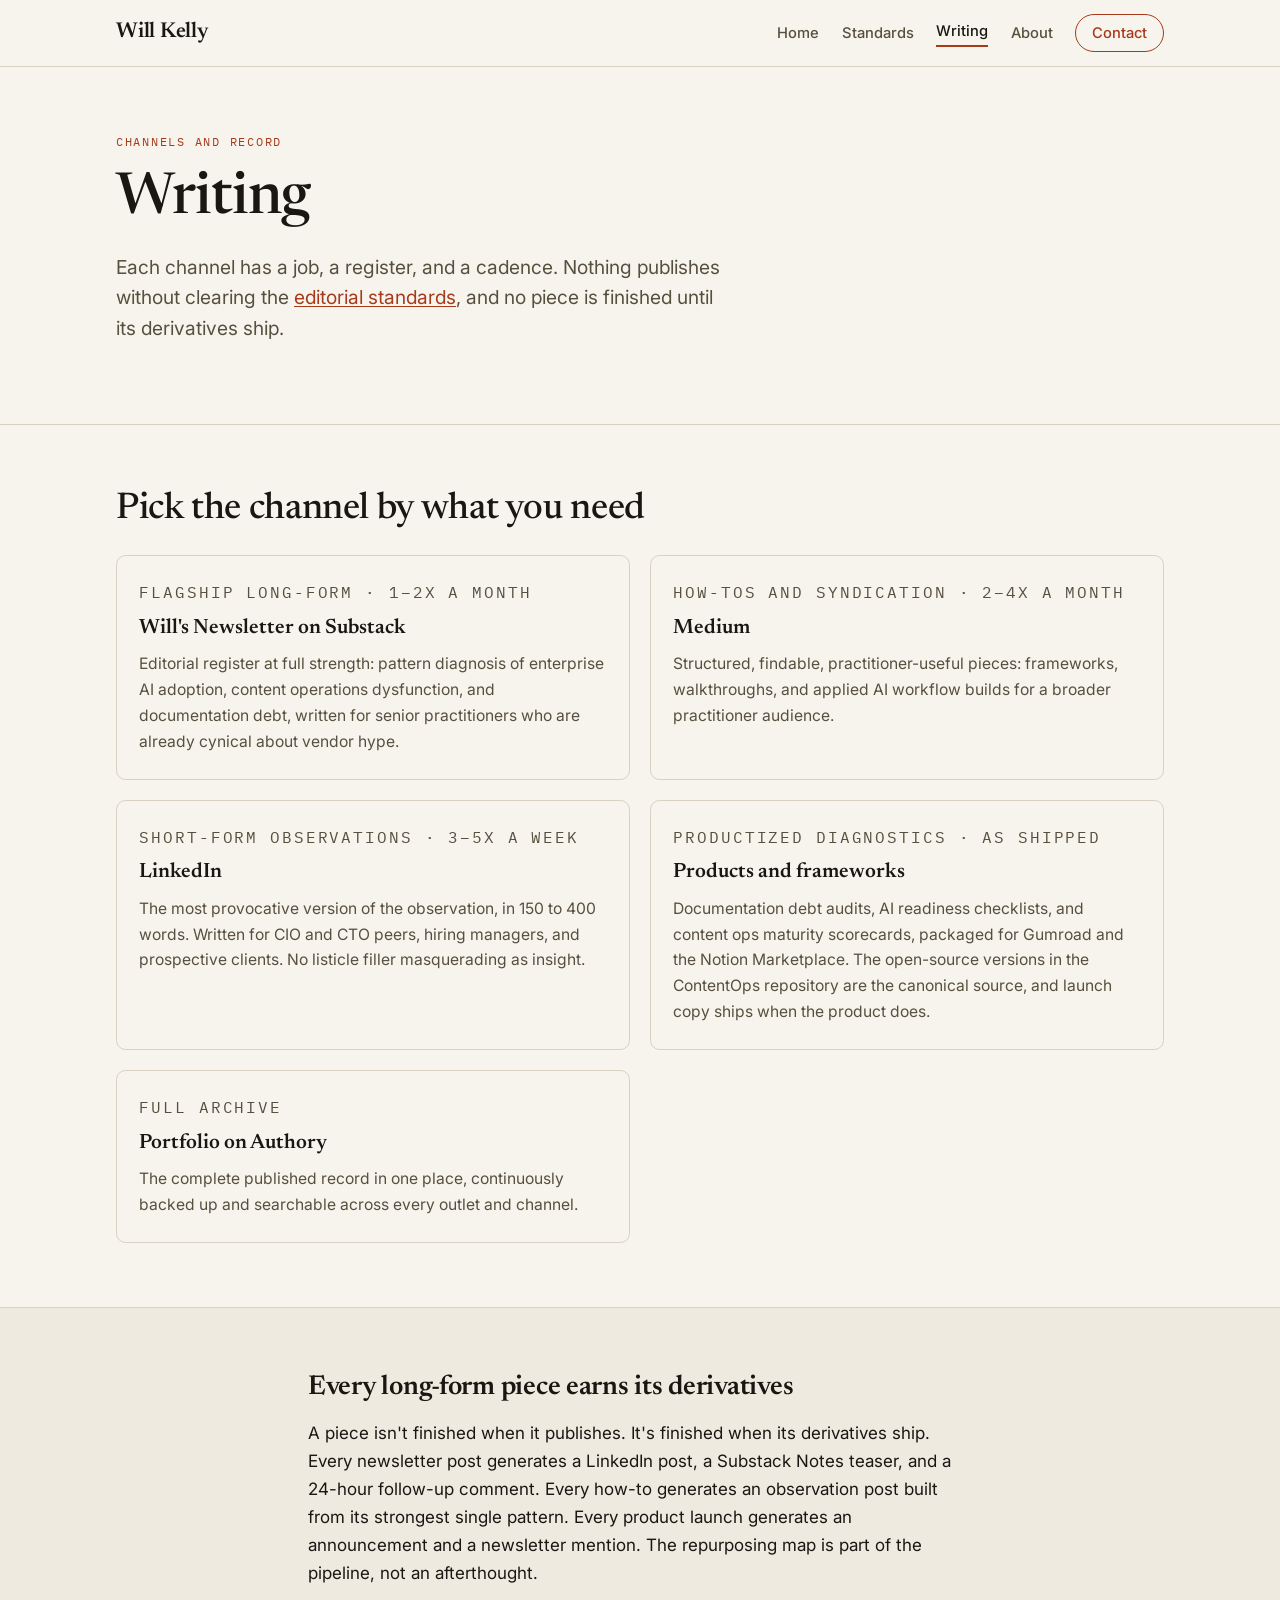
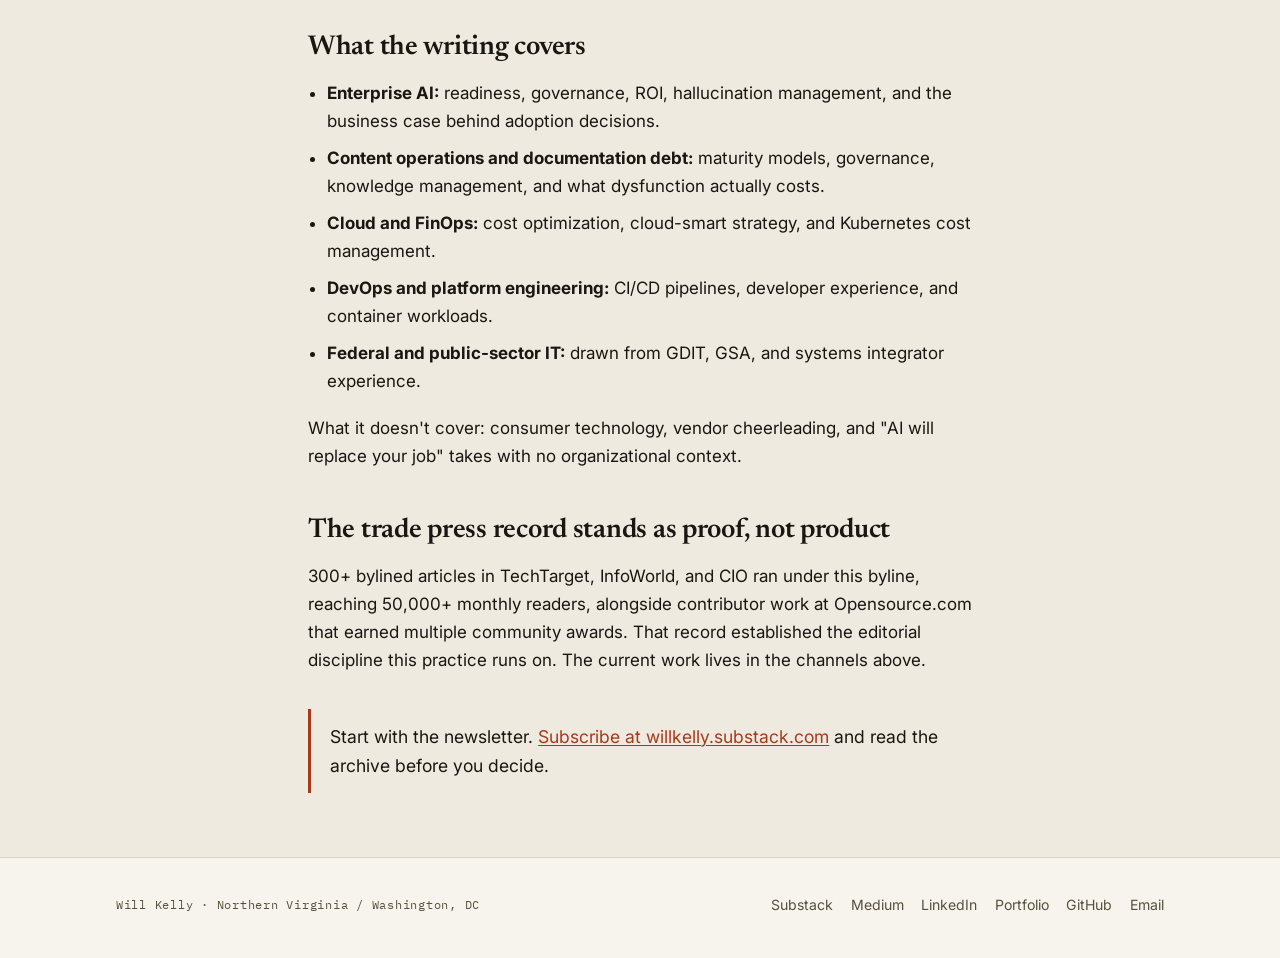
<file: writing.html>
<!DOCTYPE html>
<html lang="en">
<head>
  <meta charset="UTF-8" />
  <meta name="viewport" content="width=device-width, initial-scale=1.0" />
  <title>Writing — Will Kelly</title>
  <meta name="description" content="Where Will Kelly publishes and what each channel is for: Substack, Medium, LinkedIn, productized diagnostics, and a 300-plus article record in TechTarget, CIO, and InfoWorld." />
  <link rel="preconnect" href="https://fonts.googleapis.com" />
  <link rel="preconnect" href="https://fonts.gstatic.com" crossorigin />
  <link href="https://fonts.googleapis.com/css2?family=Newsreader:ital,opsz,wght@0,6..72,400..700;1,6..72,400..600&family=Inter:wght@400;500;600&family=IBM+Plex+Mono:wght@400;500&display=swap" rel="stylesheet" />
  <link rel="stylesheet" href="styles.css" />
</head>
<body>
  <a class="skip-link" href="#main">Skip to content</a>

  <header class="topbar">
    <div class="wrap topbar__inner">
      <a class="mark" href="index.html">Will Kelly</a>
      <button class="navtoggle" type="button" aria-expanded="false" aria-controls="site-nav" aria-label="Toggle navigation">
        <span></span><span></span>
      </button>
      <nav class="topnav" id="site-nav" aria-label="Primary">
        <a href="index.html">Home</a>
        <a href="standards.html">Standards</a>
        <a href="writing.html" aria-current="page">Writing</a>
        <a href="about.html">About</a>
        <a class="topnav__cta" href="mailto:will@willkelly.com">Contact</a>
      </nav>
    </div>
  </header>

  <main id="main">

    <section class="hero hero--page">
      <div class="wrap">
        <p class="eyebrow">Channels and record</p>
        <h1 class="hero__title">Writing</h1>
        <p class="hero__lede">
          Each channel has a job, a register, and a cadence. Nothing publishes without clearing the
          <a href="standards.html">editorial standards</a>, and no piece is finished until its
          derivatives ship.
        </p>
      </div>
    </section>

    <section class="section">
      <div class="wrap">
        <h2 class="section__title">Pick the channel by what you need</h2>
        <div class="grid grid--2">
          <article class="card card--channel">
            <p class="card__kicker">Flagship long-form · 1–2x a month</p>
            <h3><a href="https://willkelly.substack.com" rel="noopener">Will's Newsletter on Substack</a></h3>
            <p>
              Editorial register at full strength: pattern diagnosis of enterprise AI adoption, content
              operations dysfunction, and documentation debt, written for senior practitioners who are
              already cynical about vendor hype.
            </p>
          </article>
          <article class="card card--channel">
            <p class="card__kicker">How-tos and syndication · 2–4x a month</p>
            <h3><a href="https://willkelly.medium.com" rel="noopener">Medium</a></h3>
            <p>
              Structured, findable, practitioner-useful pieces: frameworks, walkthroughs, and applied
              AI workflow builds for a broader practitioner audience.
            </p>
          </article>
          <article class="card card--channel">
            <p class="card__kicker">Short-form observations · 3–5x a week</p>
            <h3><a href="https://linkedin.com/in/willkelly" rel="noopener">LinkedIn</a></h3>
            <p>
              The most provocative version of the observation, in 150 to 400 words. Written for CIO and
              CTO peers, hiring managers, and prospective clients. No listicle filler masquerading as
              insight.
            </p>
          </article>
          <article class="card card--channel">
            <p class="card__kicker">Productized diagnostics · as shipped</p>
            <h3><a href="https://github.com/will-kelly/ContentOps" rel="noopener">Products and frameworks</a></h3>
            <p>
              Documentation debt audits, AI readiness checklists, and content ops maturity scorecards,
              packaged for Gumroad and the Notion Marketplace. The open-source versions in the
              ContentOps repository are the canonical source, and launch copy ships when the product does.
            </p>
          </article>
          <article class="card card--channel">
            <p class="card__kicker">Full archive</p>
            <h3><a href="https://authory.com/willkelly" rel="noopener">Portfolio on Authory</a></h3>
            <p>
              The complete published record in one place, continuously backed up and searchable across
              every outlet and channel.
            </p>
          </article>
        </div>
      </div>
    </section>

    <section class="section section--tinted">
      <div class="wrap wrap--prose">
        <h2>Every long-form piece earns its derivatives</h2>
        <p>
          A piece isn't finished when it publishes. It's finished when its derivatives ship. Every
          newsletter post generates a LinkedIn post, a Substack Notes teaser, and a 24-hour follow-up
          comment. Every how-to generates an observation post built from its strongest single pattern.
          Every product launch generates an announcement and a newsletter mention. The repurposing map
          is part of the pipeline, not an afterthought.
        </p>

        <h2>What the writing covers</h2>
        <ul class="rules">
          <li><strong>Enterprise AI:</strong> readiness, governance, ROI, hallucination management, and the business case behind adoption decisions.</li>
          <li><strong>Content operations and documentation debt:</strong> maturity models, governance, knowledge management, and what dysfunction actually costs.</li>
          <li><strong>Cloud and FinOps:</strong> cost optimization, cloud-smart strategy, and Kubernetes cost management.</li>
          <li><strong>DevOps and platform engineering:</strong> CI/CD pipelines, developer experience, and container workloads.</li>
          <li><strong>Federal and public-sector IT:</strong> drawn from GDIT, GSA, and systems integrator experience.</li>
        </ul>
        <p>
          What it doesn't cover: consumer technology, vendor cheerleading, and "AI will replace your
          job" takes with no organizational context.
        </p>

        <h2>The trade press record stands as proof, not product</h2>
        <p>
          300+ bylined articles in TechTarget, InfoWorld, and CIO ran under this byline, reaching
          50,000+ monthly readers, alongside contributor work at Opensource.com that earned multiple
          community awards. That record established the editorial discipline this practice runs on.
          The current work lives in the channels above.
        </p>
        <div class="prose-cta">
          <p>
            Start with the newsletter. <a href="https://willkelly.substack.com" rel="noopener">Subscribe
            at willkelly.substack.com</a> and read the archive before you decide.
          </p>
        </div>
      </div>
    </section>

  </main>

  <footer class="footer">
    <div class="wrap footer__inner">
      <p class="footer__id">Will Kelly · Northern Virginia / Washington, DC</p>
      <nav class="footer__nav" aria-label="Footer">
        <a href="https://willkelly.substack.com" rel="noopener">Substack</a>
        <a href="https://willkelly.medium.com" rel="noopener">Medium</a>
        <a href="https://linkedin.com/in/willkelly" rel="noopener">LinkedIn</a>
        <a href="https://authory.com/willkelly" rel="noopener">Portfolio</a>
        <a href="https://github.com/will-kelly" rel="noopener">GitHub</a>
        <a href="mailto:will@willkelly.com">Email</a>
      </nav>
    </div>
  </footer>

  <script src="main.js"></script>
</body>
</html>
</file>
<file: styles.css>
/* willkelly.com — editorial design system
   Typography: Newsreader (display), Inter (body), IBM Plex Mono (labels) */

:root {
  --paper: #f7f4ee;
  --paper-tint: #efeae0;
  --ink: #1a1713;
  --ink-soft: #57503f;
  --accent: #a63a1b;
  --accent-dark: #7f2c14;
  --rule: #d8d1c2;
  --max: 68rem;
  --prose: 44rem;
  --serif: "Newsreader", Georgia, "Times New Roman", serif;
  --sans: "Inter", -apple-system, "Segoe UI", sans-serif;
  --mono: "IBM Plex Mono", ui-monospace, "SF Mono", monospace;
}

@media (prefers-color-scheme: dark) {
  :root {
    --paper: #171512;
    --paper-tint: #201d18;
    --ink: #ece7dc;
    --ink-soft: #a89f8c;
    --accent: #e06a42;
    --accent-dark: #ef8a67;
    --rule: #38332a;
  }
}

*,
*::before,
*::after {
  box-sizing: border-box;
}

html {
  scroll-behavior: smooth;
}

body {
  margin: 0;
  background: var(--paper);
  color: var(--ink);
  font-family: var(--sans);
  font-size: 1.0625rem;
  line-height: 1.65;
  -webkit-font-smoothing: antialiased;
}

img {
  max-width: 100%;
}

a {
  color: var(--accent);
  text-decoration-thickness: 1px;
  text-underline-offset: 2px;
}

a:hover {
  color: var(--accent-dark);
}

.wrap {
  max-width: var(--max);
  margin: 0 auto;
  padding: 0 1.25rem;
}

.wrap--prose {
  max-width: var(--prose);
}

.skip-link {
  position: absolute;
  left: -999px;
  top: 0;
  background: var(--ink);
  color: var(--paper);
  padding: 0.5rem 1rem;
  z-index: 100;
}

.skip-link:focus {
  left: 0;
}

/* ---------- Top bar ---------- */

.topbar {
  border-bottom: 1px solid var(--rule);
  position: sticky;
  top: 0;
  background: var(--paper);
  z-index: 50;
}

.topbar__inner {
  display: flex;
  align-items: center;
  justify-content: space-between;
  gap: 1rem;
  padding-top: 0.9rem;
  padding-bottom: 0.9rem;
  position: relative;
}

.mark {
  font-family: var(--serif);
  font-size: 1.35rem;
  font-weight: 600;
  color: var(--ink);
  text-decoration: none;
  letter-spacing: -0.01em;
}

.topnav {
  display: flex;
  align-items: center;
  gap: 1.4rem;
}

.topnav a {
  color: var(--ink-soft);
  text-decoration: none;
  font-size: 0.92rem;
  font-weight: 500;
}

.topnav a:hover {
  color: var(--ink);
}

.topnav a[aria-current="page"] {
  color: var(--ink);
  border-bottom: 2px solid var(--accent);
  padding-bottom: 2px;
}

.topnav__cta {
  color: var(--accent) !important;
  border: 1px solid var(--accent);
  border-radius: 2rem;
  padding: 0.35rem 1rem;
}

.topnav__cta:hover {
  background: var(--accent);
  color: var(--paper) !important;
}

.navtoggle {
  display: none;
  background: none;
  border: 0;
  padding: 0.5rem;
  cursor: pointer;
}

.navtoggle span {
  display: block;
  width: 22px;
  height: 2px;
  background: var(--ink);
  margin: 5px 0;
}

/* ---------- Hero ---------- */

.hero {
  padding: 5.5rem 0 4rem;
  border-bottom: 1px solid var(--rule);
}

.hero--page {
  padding: 4rem 0 3rem;
}

.eyebrow {
  font-family: var(--mono);
  font-size: 0.78rem;
  letter-spacing: 0.14em;
  text-transform: uppercase;
  color: var(--accent);
  margin: 0 0 1.1rem;
}

.hero__title {
  font-family: var(--serif);
  font-weight: 500;
  font-size: clamp(2.1rem, 5.5vw, 3.6rem);
  line-height: 1.08;
  letter-spacing: -0.015em;
  margin: 0 0 1.25rem;
  max-width: 22ch;
}

.hero__lede {
  font-size: 1.2rem;
  line-height: 1.6;
  color: var(--ink-soft);
  max-width: 38rem;
  margin: 0 0 2rem;
}

.hero__actions {
  display: flex;
  flex-wrap: wrap;
  gap: 0.8rem;
}

/* ---------- Buttons ---------- */

.btn {
  display: inline-block;
  font-family: var(--sans);
  font-size: 0.95rem;
  font-weight: 600;
  text-decoration: none;
  color: var(--ink);
  border: 1.5px solid var(--ink);
  border-radius: 2rem;
  padding: 0.6rem 1.4rem;
  transition: background 0.15s ease, color 0.15s ease;
}

.btn:hover {
  background: var(--ink);
  color: var(--paper);
}

.btn--solid {
  background: var(--accent);
  border-color: var(--accent);
  color: #fff;
}

.btn--solid:hover {
  background: var(--accent-dark);
  border-color: var(--accent-dark);
  color: #fff;
}

.btn--invert {
  border-color: var(--paper);
  color: var(--paper);
}

.btn--invert:hover {
  background: var(--paper);
  color: var(--ink);
}

/* ---------- Sections ---------- */

.section {
  padding: 4rem 0;
  border-bottom: 1px solid var(--rule);
}

.section--tinted {
  background: var(--paper-tint);
}

.section__title {
  font-family: var(--serif);
  font-weight: 500;
  font-size: clamp(1.6rem, 3.5vw, 2.3rem);
  letter-spacing: -0.01em;
  line-height: 1.15;
  margin: 0 0 1.5rem;
}

.section__lede {
  color: var(--ink-soft);
  max-width: 40rem;
  margin: -0.5rem 0 2rem;
}

/* ---------- Cards ---------- */

.grid {
  display: grid;
  gap: 1.25rem;
}

.grid--3 {
  grid-template-columns: repeat(3, 1fr);
}

.grid--2 {
  grid-template-columns: repeat(2, 1fr);
}

.card {
  border: 1px solid var(--rule);
  border-radius: 0.6rem;
  padding: 1.5rem 1.4rem;
  background: var(--paper);
}

.card h3 {
  font-family: var(--serif);
  font-size: 1.3rem;
  font-weight: 600;
  line-height: 1.25;
  margin: 0 0 0.6rem;
}

.card h3 a {
  color: var(--ink);
  text-decoration: none;
}

.card h3 a:hover {
  color: var(--accent);
}

.card p {
  margin: 0;
  color: var(--ink-soft);
  font-size: 0.98rem;
}

.card__kicker {
  font-family: var(--mono);
  font-size: 0.72rem;
  letter-spacing: 0.12em;
  text-transform: uppercase;
  color: var(--accent);
  margin: 0 0 0.6rem !important;
}

/* ---------- Stats ---------- */

.stats {
  display: grid;
  grid-template-columns: repeat(3, 1fr);
  gap: 1.25rem;
  margin: 0;
}

.stat {
  border-top: 3px solid var(--accent);
  padding-top: 0.9rem;
}

.stat dt {
  font-family: var(--serif);
  font-size: 2.2rem;
  font-weight: 600;
  line-height: 1;
  margin: 0 0 0.4rem;
}

.stat dd {
  margin: 0;
  color: var(--ink-soft);
  font-size: 0.95rem;
}

/* ---------- Principles ---------- */

.principle {
  border-top: 1px solid var(--rule);
  padding: 1.6rem 0;
  display: grid;
  grid-template-columns: 1fr 2fr;
  gap: 1.5rem;
}

.principle h3 {
  font-family: var(--serif);
  font-size: 1.35rem;
  font-weight: 600;
  line-height: 1.25;
  margin: 0;
}

.principle p {
  margin: 0;
  color: var(--ink-soft);
}

/* ---------- Band (standards teaser) ---------- */

.section--band {
  background: var(--ink);
  color: var(--paper);
  border-bottom: 0;
}

.band {
  display: flex;
  align-items: center;
  justify-content: space-between;
  gap: 2rem;
  flex-wrap: wrap;
}

.band__title {
  font-family: var(--serif);
  font-weight: 500;
  font-size: clamp(1.5rem, 3vw, 2.1rem);
  margin: 0 0 0.6rem;
}

.band p {
  color: var(--rule);
  max-width: 36rem;
  margin: 0;
}

@media (prefers-color-scheme: dark) {
  .section--band {
    background: var(--paper-tint);
    color: var(--ink);
  }

  .band p {
    color: var(--ink-soft);
  }

  .btn--invert {
    border-color: var(--ink);
    color: var(--ink);
  }

  .btn--invert:hover {
    background: var(--ink);
    color: var(--paper);
  }
}

/* ---------- Contact ---------- */

.contact {
  list-style: none;
  margin: 0;
  padding: 0;
  display: grid;
  gap: 0.7rem;
}

.contact__label {
  font-family: var(--mono);
  font-size: 0.75rem;
  letter-spacing: 0.12em;
  text-transform: uppercase;
  color: var(--ink-soft);
  display: inline-block;
  width: 7.5rem;
}

/* ---------- Prose pages ---------- */

.wrap--prose h2 {
  font-family: var(--serif);
  font-weight: 600;
  font-size: 1.7rem;
  line-height: 1.2;
  letter-spacing: -0.01em;
  margin: 2.8rem 0 0.9rem;
}

.wrap--prose h2:first-child {
  margin-top: 0;
}

.wrap--prose p {
  margin: 0 0 1.1rem;
}

.rules,
.checklist {
  padding-left: 1.2rem;
  margin: 0 0 1.2rem;
}

.rules li,
.checklist li {
  margin-bottom: 0.55rem;
}

.checklist {
  list-style: none;
  padding-left: 0;
}

.checklist li::before {
  content: "✓";
  color: var(--accent);
  font-weight: 700;
  margin-right: 0.6rem;
}

.prose-cta {
  border-left: 3px solid var(--accent);
  padding: 0.8rem 0 0.8rem 1.2rem;
  margin-top: 2.2rem;
  font-size: 1.1rem;
}

.prose-cta p {
  margin: 0;
}

/* ---------- Tables ---------- */

.table-scroll {
  overflow-x: auto;
  margin: 0 0 1.2rem;
}

table {
  border-collapse: collapse;
  width: 100%;
  font-size: 0.95rem;
}

th,
td {
  text-align: left;
  vertical-align: top;
  padding: 0.7rem 0.9rem;
  border: 1px solid var(--rule);
}

th {
  font-family: var(--mono);
  font-size: 0.75rem;
  letter-spacing: 0.1em;
  text-transform: uppercase;
  background: var(--paper-tint);
}

/* ---------- Roles (about) ---------- */

.role {
  border-top: 1px solid var(--rule);
  padding-top: 1.3rem;
  margin-bottom: 1.6rem;
}

.role h3 {
  font-family: var(--serif);
  font-size: 1.3rem;
  font-weight: 600;
  line-height: 1.3;
  margin: 0 0 0.2rem;
}

.role__dates {
  font-family: var(--mono);
  font-size: 0.78rem;
  letter-spacing: 0.08em;
  text-transform: uppercase;
  color: var(--ink-soft);
  margin: 0 0 0.6rem;
}

/* ---------- Footer ---------- */

.footer {
  padding: 2.2rem 0 2.6rem;
}

.footer__inner {
  display: flex;
  align-items: center;
  justify-content: space-between;
  gap: 1rem;
  flex-wrap: wrap;
}

.footer__id {
  font-family: var(--mono);
  font-size: 0.78rem;
  letter-spacing: 0.06em;
  color: var(--ink-soft);
  margin: 0;
}

.footer__nav {
  display: flex;
  flex-wrap: wrap;
  gap: 1.1rem;
}

.footer__nav a {
  color: var(--ink-soft);
  text-decoration: none;
  font-size: 0.88rem;
}

.footer__nav a:hover {
  color: var(--accent);
}

/* ---------- Responsive ---------- */

@media (max-width: 860px) {
  .grid--3,
  .grid--2,
  .stats {
    grid-template-columns: 1fr 1fr;
  }

  .principle {
    grid-template-columns: 1fr;
    gap: 0.5rem;
  }
}

@media (max-width: 640px) {
  .grid--3,
  .grid--2,
  .stats {
    grid-template-columns: 1fr;
  }

  .navtoggle {
    display: block;
  }

  .topnav {
    display: none;
    position: absolute;
    top: 100%;
    left: 0;
    right: 0;
    background: var(--paper);
    border-bottom: 1px solid var(--rule);
    flex-direction: column;
    align-items: flex-start;
    padding: 1rem 1.25rem 1.4rem;
    gap: 1rem;
  }

  .topnav.is-open {
    display: flex;
  }

  .hero {
    padding: 3.5rem 0 3rem;
  }
}
</file>
